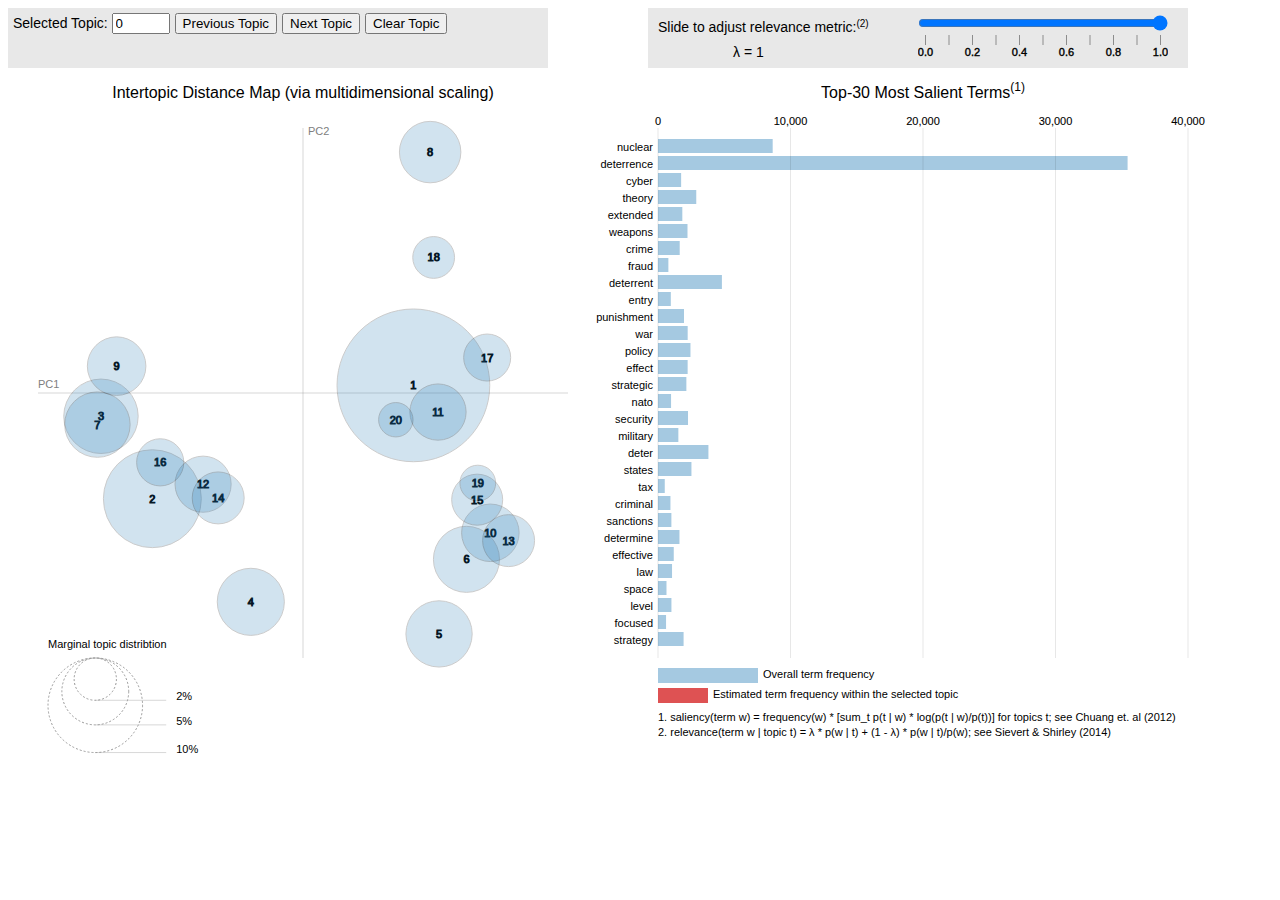
<file: vis.sh/index.html>
<!DOCTYPE html>
<html>
  <head>
    <meta http-equiv="Content-Type" content="text/html; charset=utf-8">
    <title>LDAvis</title>
    <script src="d3.v3.js"></script>
    <script src="ldavis.js"></script>
    <link rel="stylesheet" type="text/css" href="lda.css">
  </head>

  <body>
    <div id = "lda"></div>
    <script>
      var vis = new LDAvis("#lda", "lda.json");
    </script>
  </body>

</html>
</file>
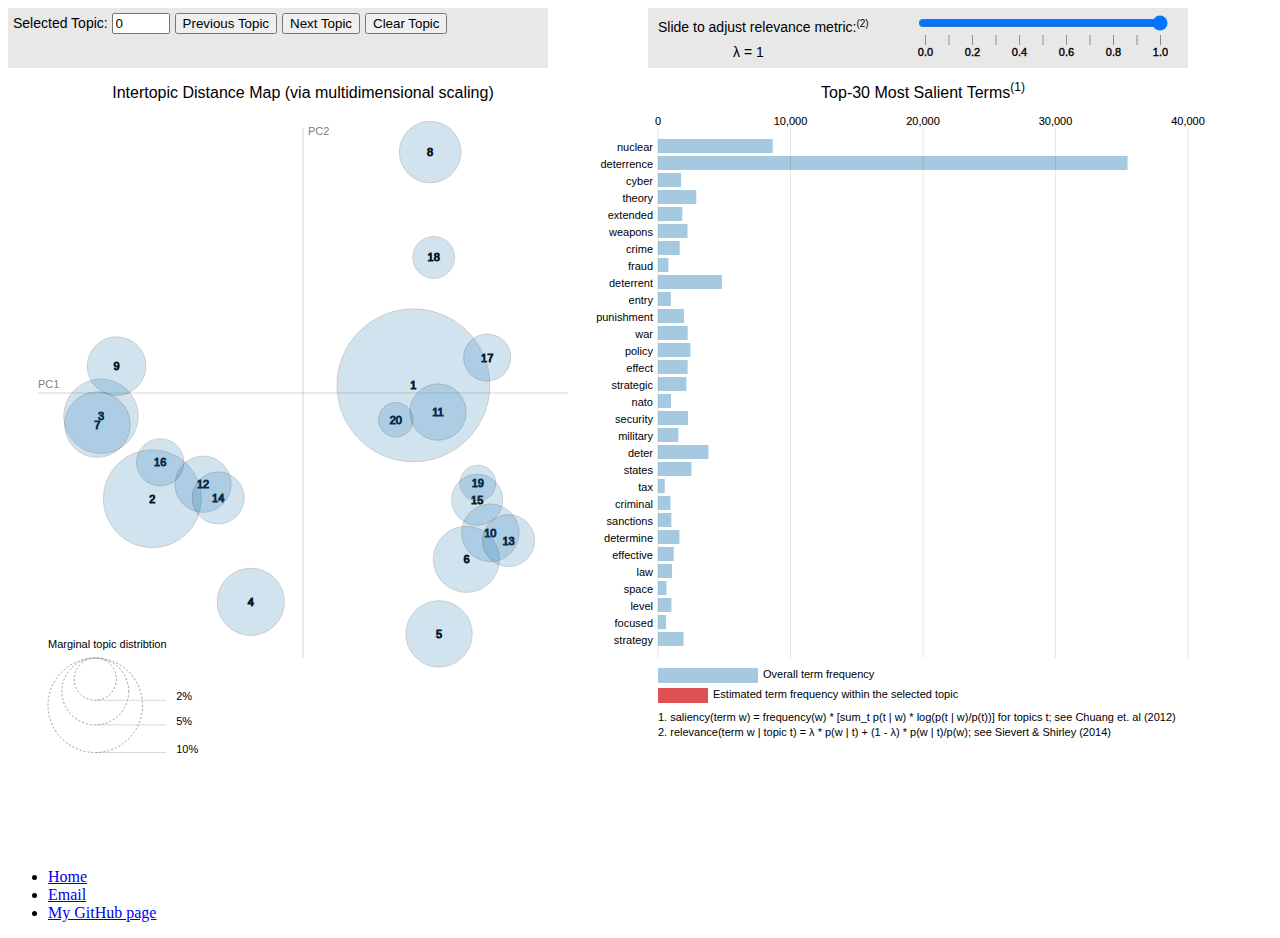
<file: vis.sh/LDA2.html>
<!DOCTYPE html>
<html>
  <head>
    <meta http-equiv="Content-Type" content="text/html; charset=utf-8">
    <title>LDAvis</title>
    <script src="d3.v3.js"></script>
    <script src="ldavis.js"></script>
    <link rel="stylesheet" type="text/css" href="lda.css">
  </head>

  <body>
    <div id = "lda"></div>
    <script>
      var vis = new LDAvis("#lda", "lda.json");
    </script>
    <footer>
        <ul>
      <li><a href="index.hmtl">Home</a></li>
      <li><a href="mailto:e.sapolovych@gmail.com">Email</a></li>
            <li><a href="https://github.com/ysapolovych">My GitHub page</a></li>
      </ul>
    </footer>
  </body>

</html>
</file>
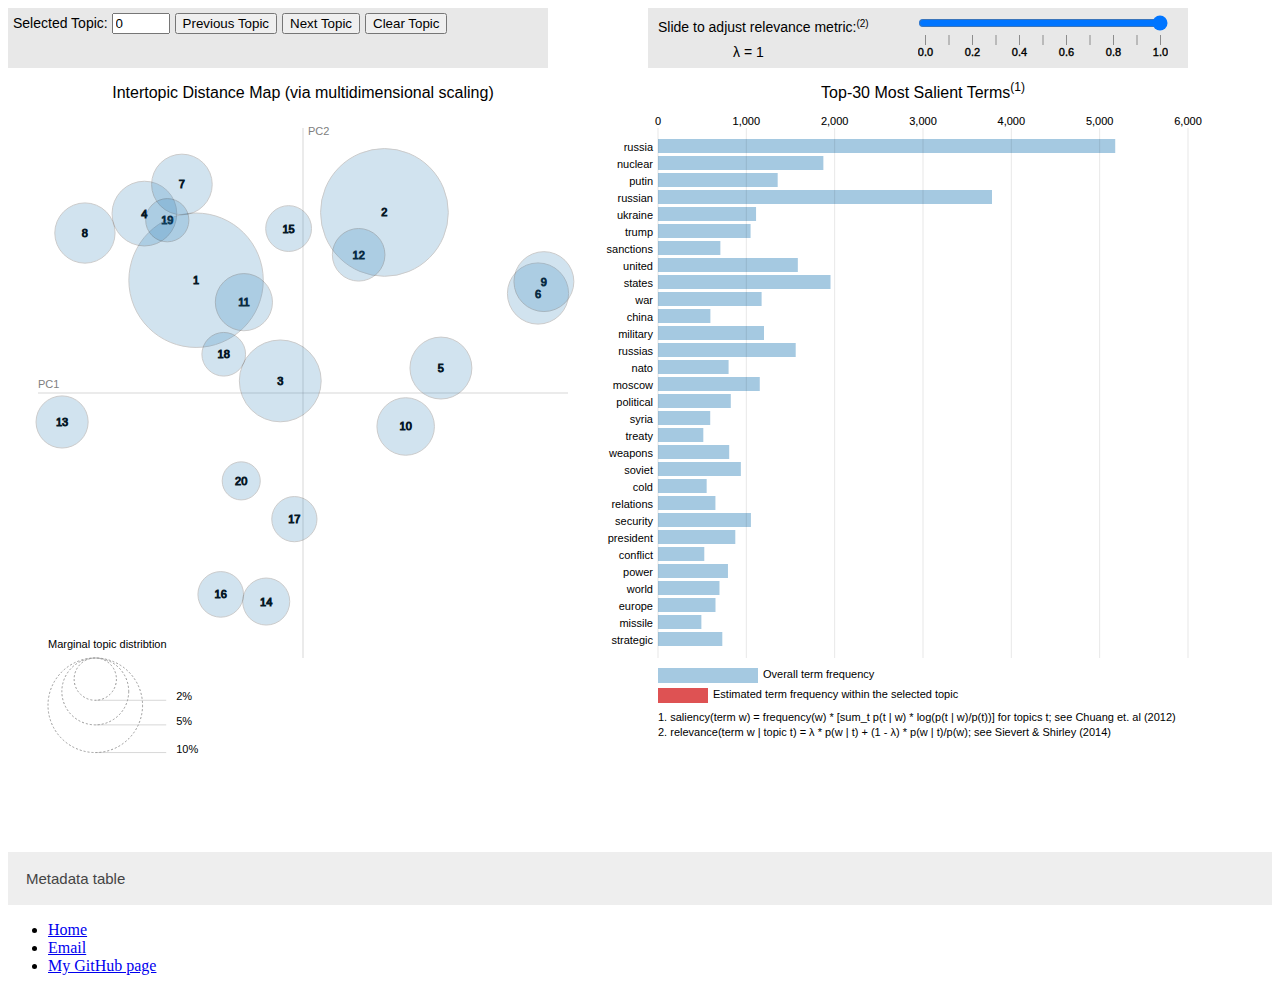
<file: visRM/RM.html>
<!DOCTYPE html>
<html>
  <head>
    <meta http-equiv="Content-Type" content="text/html; charset=utf-8">
    <title>LDAvis</title>
    <script src="d3.v3RM.js"></script>
    <script src="RM.js"></script>
    <link rel="stylesheet" type="text/css" href="RM.css">
    <style>
          .accordion {
            background-color: #eee;
            color: #444;
            cursor: pointer;
            padding: 18px;
            width: 100%;
            border: none;
            text-align: left;
            outline: none;
            font-size: 15px;
            transition: 0.4s;
          }

          .active, .accordion:hover {
            background-color: #ccc; 
          }

          .panel {
            padding: 0 18px;
            display: none;
            background-color: white;
            overflow: hidden;
          }
        </style>
        <style>

    table {
      border-collapse: collapse;
      width: 100%;
    }
    tr, td { 
     font-family: sans-serif;
     font-size: 13px; 
    }
    th, td {
      padding: 8px;
      text-align: left;
      border-bottom: 1px solid #ddd;
    }
    th {
      background-color: #ccdcff;
      color: white;
    }
    tr:hover {background-color: #f5f5f5;}
     </style>
  </head>

  <body>
    <div id = "lda"></div>
    <script>
      var vis = new LDAvis("#lda", "RM.json");
    </script>
    <button class="accordion">Metadata table</button>
<div class="panel">
  <table border=1>
<caption align="top"> Metadata </caption>
<tr> <th>  </th> <th> Article title </th> <th> Author </th> <th> Date of publication </th> <th> Summary </th> <th> Link </th>  </tr>
  <tr> <td> 1 </td> <td> Ukraine: Looking Forward, Five Years After the Maidan Revolution </td> <td> STEVEN PIFER </td> <td> FEBRUARY 22, 2019 </td> <td> Ukraine has made significant progress on domestic reform and agreed on the goal of becoming a normal European state. However, Ukraine has more to do, and it has to pursue further reforms while engaged in a low-intensity but nevertheless real war with Russia. </td> <td> <a href="https://www.russiamatters.org/analysis/ukraine-looking-forward-five-years-after-maidan-revolution ">Link</a></td> </tr>
  <tr> <td> 2 </td> <td> And Here the Twain Shall Meet: Eurasia’s Role in a Changing World Order </td> <td> DOMINIC ZIEGLER </td> <td> FEBRUARY 15, 2019 </td> <td> Russia and China are two key players in a new Eurasia. In the book reviewed here, Bruno Maçães argues that this supercontinent is the most salient feature of an emerging new world order. </td> <td> <a href="https://www.russiamatters.org/analysis/and-here-twain-shall-meet-eurasias-role-changing-world-order ">Link</a></td> </tr>
  <tr> <td> 3 </td> <td> Russia and China Beyond Realpolitik: The Bond of Respect and Values </td> <td> JEANNE L. WILSON </td> <td> FEBRUARY 04, 2019 </td> <td> Converging and diverging interests play a big role in shaping Chinese-Russian relations, but so do “status granting” and shared political values. </td> <td> <a href="https://www.russiamatters.org/analysis/russia-and-china-beyond-realpolitik-bond-respect-and-values ">Link</a></td> </tr>
  <tr> <td> 4 </td> <td> The INF Quandary: Preventing a Nuclear Arms Race in Europe. Perspectives from the US, Russia and Germany </td> <td> WILLIAM TOBEY, PAVEL ZOLOTAREV AND ULRICH KÜHN </td> <td> JANUARY 24, 2019 </td> <td> The 1987 INF Treaty now faces an existential threat that could lead to intermediate-range missiles targeting the entire European continent. Three experts weigh in on the consequences and prospects. </td> <td> <a href="https://www.russiamatters.org/analysis/inf-quandary-preventing-nuclear-arms-race-europe-perspectives-us-russia-and-germany ">Link</a></td> </tr>
  <tr> <td> 5 </td> <td> Mixed Messages on Trump’s Missile Defense Review </td> <td> MATT KORDA AND HANS M. KRISTENSEN </td> <td> JANUARY 17, 2019 </td> <td> Despite the document’s assertion that “Missile Defenses are Stabilizing,” the Missile Defense Review promotes a posture that is anything but. </td> <td> <a href="https://www.russiamatters.org/analysis/mixed-messages-trumps-missile-defense-review ">Link</a></td> </tr>
  <tr> <td> 6 </td> <td> Gangster Geopolitics: The Kremlin’s Use of Criminals as Assets Abroad </td> <td> MARK GALEOTTI </td> <td> JANUARY 17, 2019 </td> <td> Since the worsening of relations with the West in 2014, the Kremlin has increasingly adopted a “mobilization state” approach, turning to any available foreign-policy levers. Gangsters are no exception. </td> <td> <a href="https://www.russiamatters.org/analysis/gangster-geopolitics-kremlins-use-criminals-assets-abroad ">Link</a></td> </tr>
  <tr> <td> 7 </td> <td> Video: Trump’s Impact on the World—Timothy J. Colton on Russia </td> <td> WEATHERHEAD CENTER FOR INTERNATIONAL AFFAIRS </td> <td> JANUARY 15, 2019 </td> <td> Harvard professor of government and Russian studies Timothy Colton discusses the fraught relationship between the U.S. and Russia under the Trump administration. </td> <td> <a href="https://www.russiamatters.org/analysis/video-trumps-impact-world-timothy-j-colton-russia ">Link</a></td> </tr>
  <tr> <td> 8 </td> <td> Video: Experts Discuss the Politics of New START and Strategic Nuclear Modernization </td> <td> BROOKINGS INSTITUTION </td> <td> JANUARY 07, 2019 </td> <td> Panelists at a Brookings event discuss the 2010 New START negotiations, the current state of the debate and steps that could be taken to maintain a level of bipartisanship moving forward. </td> <td> <a href="https://www.russiamatters.org/analysis/video-experts-discuss-politics-new-start-and-strategic-nuclear-modernization ">Link</a></td> </tr>
  <tr> <td> 9 </td> <td> ‘No Place for Russia’: How Much Are Old US Ambitions in Europe to Blame for Russia-West Tensions Today? </td> <td> JOSHUA SHIFRINSON </td> <td> JANUARY 03, 2019 </td> <td> In the 1990s, preserving NATO and, with it, U.S. preeminence in Europe became the sine qua non of U.S. European policy. Is this why Russia was left out of Europe’s post-Cold War security structure? </td> <td> <a href="https://www.russiamatters.org/analysis/no-place-russia-how-much-are-old-us-ambitions-europe-blame-russia-west-tensions-today ">Link</a></td> </tr>
  <tr> <td> 10 </td> <td> How Well Are Russia Sanctions Working? </td> <td> NICK BUTLER </td> <td> DECEMBER 21, 2018 </td> <td> If applied successfully and long enough, sanctions will undoubtedly undermine the relative economic successes upon which President Vladimir Putin depends for his position in power. But that's a big “if.” </td> <td> <a href="https://www.russiamatters.org/analysis/how-well-are-russia-sanctions-working ">Link</a></td> </tr>
  <tr> <td> 11 </td> <td> John Mearsheimer on International Relations, Great Power Politics and the Age of Trump </td> <td> MICHAEL LIND </td> <td> DECEMBER 15, 2018 </td> <td> John J. Mearsheimer’s "The Great Delusion: Liberal Dreams and International Realities" argues that the United States’ pursuit of a “liberal hegemony” has been a failure with sizeable costs. </td> <td> <a href="https://www.russiamatters.org/analysis/john-mearsheimer-international-relations-great-power-politics-and-age-trump ">Link</a></td> </tr>
  <tr> <td> 12 </td> <td> China and Russia: A Strategic Alliance in the Making </td> <td> GRAHAM T. ALLISON </td> <td> DECEMBER 14, 2018 </td> <td> Defying the long-held convictions of Western analysts, and against huge structural differences, Beijing and Moscow are drawing closer together to meet what each sees as the "American threat." </td> <td> <a href="https://www.russiamatters.org/analysis/china-and-russia-strategic-alliance-making ">Link</a></td> </tr>
  <tr> <td> 13 </td> <td> Isolation and Reconquista: Russia’s Toolkit as a Constrained Great Power </td> <td> MARLENE LARUELLE </td> <td> DECEMBER 12, 2018 </td> <td> As relations with the West languish, Moscow has built a dual strategy, positioning itself at once as beleaguered and triumphant, an alternative to the U.S.-led world order. In the short term, this is probably its best bet. </td> <td> <a href="https://www.russiamatters.org/analysis/isolation-and-reconquista-russias-toolkit-constrained-great-power ">Link</a></td> </tr>
  <tr> <td> 14 </td> <td> Video: Russia Without Putin—Money, Power and the Myths of the New Cold War </td> <td> NYU JORDAN CENTER FOR THE ADVANCED STUDY OF RUSSIA </td> <td> DECEMBER 11, 2018 </td> <td> Tony Wood discusses his latest book on contemporary Russia and Putinism at NYU's Jordan Center. </td> <td> <a href="https://www.russiamatters.org/analysis/video-russia-without-putin-money-power-and-myths-new-cold-war ">Link</a></td> </tr>
  <tr> <td> 15 </td> <td> Jihadists from Ex-Soviet Central Asia: Where Are They? Why Did They Radicalize? What Next? </td> <td> EDWARD LEMON, VERA MIRONOVA AND WILLIAM TOBEY </td> <td> DECEMBER 07, 2018 </td> <td> Three authors draw on field work and other research to assess the motives, prospects and threats linked to Central Asian jihadists, including the thousands who joined Islamic State and other violent extremists in the Middle East. </td> <td> <a href="https://www.russiamatters.org/analysis/jihadists-ex-soviet-central-asia-where-are-they-why-did-they-radicalize-what-next ">Link</a></td> </tr>
  <tr> <td> 16 </td> <td> US Security and Russia: Choices and Consequences </td> <td> JILL DOUGHERTY AND THOMAS ZAMOSTNY </td> <td> DECEMBER 07, 2018 </td> <td> America’s current strategy toward Russia, simply put, is not working; instead, it’s tying our hands. It’s making Russia more aggressive externally and less democratic internally. The dangers are escalating. </td> <td> <a href="https://www.russiamatters.org/analysis/us-security-and-russia-choices-and-consequences ">Link</a></td> </tr>
  <tr> <td> 17 </td> <td> Trump-Putin G20 Summit: High Stakes and Strained Dialogue </td> <td> MATTHEW ROJANSKY </td> <td> NOVEMBER 28, 2018 </td> <td> As high-level U.S.-Russian contacts are again plagued by deep disagreement, both sides face a list of urgent global security challenges that can be managed only through dialogue. </td> <td> <a href="https://www.russiamatters.org/analysis/trump-putin-g20-summit-high-stakes-and-strained-dialogue ">Link</a></td> </tr>
  <tr> <td> 18 </td> <td> Putin Doesn’t Sweat His Unpopularity </td> <td> NATE REYNOLDS </td> <td> NOVEMBER 28, 2018 </td> <td> Russian President Vladimir Putin's dip in popularity will mostly prove that he is far more resilient than the West would like to think. </td> <td> <a href="https://www.russiamatters.org/analysis/putin-doesnt-sweat-his-unpopularity ">Link</a></td> </tr>
  <tr> <td> 19 </td> <td> Why Putin Is Pressuring Ukraine </td> <td> NIKOLAS K. GVOSDEV </td> <td> NOVEMBER 27, 2018 </td> <td> What Russia has been doing in the Sea of Azov over the past few months is to push for the creation of a new normal. </td> <td> <a href="https://www.russiamatters.org/analysis/why-putin-pressuring-ukraine ">Link</a></td> </tr>
  <tr> <td> 20 </td> <td> Robert Legvold on Russia: Insights and Recommendations </td> <td> RM STAFF </td> <td> NOVEMBER 20, 2018 </td> <td> “The chances in … the next 10-15 years of a nuclear weapon being fired in anger are far greater now than they ever were during the Cold War.” This and more from one of America’s top Russia scholars. </td> <td> <a href="https://www.russiamatters.org/analysis/robert-legvold-russia-insights-and-recommendations ">Link</a></td> </tr>
  <tr> <td> 21 </td> <td> Why Violence Is Becoming the Norm in Russia </td> <td> VLADIMIR RUVINSKY </td> <td> NOVEMBER 19, 2018 </td> <td> A recent survey shows that Russians are increasingly tolerant of violence and cruelty. </td> <td> <a href="https://www.russiamatters.org/analysis/why-violence-becoming-norm-russia ">Link</a></td> </tr>
  <tr> <td> 22 </td> <td> China and Russia's Awkward Romance </td> <td> JONATHAN HILLMAN </td> <td> NOVEMBER 15, 2018 </td> <td> The U.S. should work selectively with both China and Russia and reestablish itself as a natural wedge between them as opposed to becoming the bridge that unites them. </td> <td> <a href="https://www.russiamatters.org/analysis/china-and-russias-awkward-romance ">Link</a></td> </tr>
  <tr> <td> 23 </td> <td> After US Midterms, Dialogue With Russia May Become Easier, Not Harder </td> <td> PAUL J. SAUNDERS </td> <td> NOVEMBER 14, 2018 </td> <td> With a less-than-stellar showing by Democrats, a new high-level channel of communication and voters uninterested in Russia, the Trump administration may have a better chance of pursuing dialogue with Moscow than before. </td> <td> <a href="https://www.russiamatters.org/analysis/after-us-midterms-dialogue-russia-may-become-easier-not-harder ">Link</a></td> </tr>
  <tr> <td> 24 </td> <td> Why Putin Encouraged Sham Elections in Eastern Ukraine </td> <td> LEONID BERSHIDSKY </td> <td> NOVEMBER 13, 2018 </td> <td> The Russian leader must resign himself to institutionalizing the statelets and making sure people there can survive the long haul. </td> <td> <a href="https://www.russiamatters.org/analysis/why-putin-encouraged-sham-elections-eastern-ukraine ">Link</a></td> </tr>
  <tr> <td> 25 </td> <td> India and Russia: Ties That Bind </td> <td> AADITYA DAVE </td> <td> NOVEMBER 12, 2018 </td> <td> India and Russia both have various incentives to keep their bilateral relationship strong. </td> <td> <a href="https://www.russiamatters.org/analysis/india-and-russia-ties-bind ">Link</a></td> </tr>
  <tr> <td> 26 </td> <td> Russian Sanctions: Why ‘Isolation Is Impossible' </td> <td> HENRY FOY </td> <td> NOVEMBER 12, 2018 </td> <td> Countries throughout Asia, the Middle East and even Europe continue to do business with Russia despite U.S. efforts to isolate Moscow. </td> <td> <a href="https://www.russiamatters.org/analysis/russian-sanctions-why-isolation-impossible ">Link</a></td> </tr>
  <tr> <td> 27 </td> <td> India and Russia: Ties that Bind </td> <td> AADITYA DAVE </td> <td> NOVEMBER 12, 2018 </td> <td> There is a strategic imperative for both India and Russia to sustain a strong bilateral relationship </td> <td> <a href="https://www.russiamatters.org/analysis/india-and-russia-ties-bind-0 ">Link</a></td> </tr>
  <tr> <td> 28 </td> <td> Election Gambit: What’s Behind Russia’s Sanctions on Ukrainian Politicians and Businessmen? </td> <td> KONSTANTIN SKORKIN </td> <td> NOVEMBER 12, 2018 </td> <td> Moscow’s behavior is not about getting Ukrainian oligarchs to support a hypothetical Russian candidate in the upcoming Ukrainian elections. </td> <td> <a href="https://www.russiamatters.org/analysis/election-gambit-whats-behind-russias-sanctions-ukrainian-politicians-and-businessmen ">Link</a></td> </tr>
  <tr> <td> 29 </td> <td> The Lessons of World War I Still Haunt Russia Today </td> <td> NIKOLAS K. GVOSDEV </td> <td> NOVEMBER 10, 2018 </td> <td> The current Russian political and strategic establishment sees in World War I and the Revolution a cautionary tale of what the Russian leadership at the beginning of this century must do to avoid repeating those disasters. </td> <td> <a href="https://www.russiamatters.org/analysis/lessons-world-war-i-still-haunt-russia-today ">Link</a></td> </tr>
  <tr> <td> 30 </td> <td> With Russia and the US, Nuclear Risks Never Go Out of Vogue </td> <td> JON B. WOLFSTHAL </td> <td> NOVEMBER 08, 2018 </td> <td> Thirty-five years after Able Archer, the lack of sustained, high-level engagement with Russia risks once again putting America and its allies at unnecessary risk of a nuclear conflict no one wants or even expects. </td> <td> <a href="https://www.russiamatters.org/analysis/russia-and-us-nuclear-risks-never-go-out-vogue ">Link</a></td> </tr>
  <tr> <td> 31 </td> <td> Why the Arms Race Is Still White Hot Decades After the Cold War Ended—and How to Stop It </td> <td> JONATHAN HUNT </td> <td> NOVEMBER 02, 2018 </td> <td> Did the Cold War arms race actually end, or have we merely sat through a 30-year intermission? </td> <td> <a href="https://www.russiamatters.org/analysis/why-arms-race-still-white-hot-decades-after-cold-war-ended-and-how-stop-it ">Link</a></td> </tr>
  <tr> <td> 32 </td> <td> NATO’s Trident Juncture Exercise as a Deterrence Signal to Russia </td> <td> DMITRY GORENBURG </td> <td> NOVEMBER 01, 2018 </td> <td> The military lessons for the exercise’s participants promise to be significant, while the immediate political impact will be minor. Russia’s main worry? A permanent U.S. troop deployment in eastern Europe. </td> <td> <a href="https://www.russiamatters.org/analysis/natos-trident-juncture-exercise-deterrence-signal-russia ">Link</a></td> </tr>
  <tr> <td> 33 </td> <td> US Sanctions Against Russia: What You Need to Know </td> <td> CYRUS NEWLIN AND JEFFREY MANKOFF </td> <td> OCTOBER 31, 2018 </td> <td> While Washington clearly intends to continue using sanctions as a primary means of confronting Russia, it is less apparent what the various sanctions imposed since 2012 have done to change Russian behavior. </td> <td> <a href="https://www.russiamatters.org/analysis/us-sanctions-against-russia-what-you-need-know ">Link</a></td> </tr>
  <tr> <td> 34 </td> <td> Putin Deepens Confusion About Russian Nuclear Policy </td> <td> ABIGAIL STOWE-THURSTON, MATT KORDA AND HANS M. KRISTENSEN </td> <td> OCTOBER 25, 2018 </td> <td> Rather than strengthening deterrence, ambiguity surrounding U.S. and Russian nuclear thresholds is causing both sides to make dangerous assumptions about one another’s intentions. </td> <td> <a href="https://www.russiamatters.org/analysis/putin-deepens-confusion-about-russian-nuclear-policy ">Link</a></td> </tr>
  <tr> <td> 35 </td> <td> Withdrawing From the INF Treaty: Consequences and Costs </td> <td> RM STAFF </td> <td> OCTOBER 23, 2018 </td> <td> Experts weigh in on Donald Trump's decision to pull out from the landmark arms-control deal. </td> <td> <a href="https://www.russiamatters.org/analysis/withdrawing-inf-treaty-consequences-and-costs ">Link</a></td> </tr>
  <tr> <td> 36 </td> <td> Machiavellian Lessons From the Saudi and Russian Assassination Debacles </td> <td> GEORGE BEEBE </td> <td> OCTOBER 20, 2018 </td> <td> Gratuitous political killing is not just a crime—it is a mistake. </td> <td> <a href="https://www.russiamatters.org/analysis/machiavellian-lessons-saudi-and-russian-assassination-debacles ">Link</a></td> </tr>
  <tr> <td> 37 </td> <td> Russian-Ukrainian Church Turmoil Driven by Political Ambitions </td> <td> NICOLAI N. PETRO </td> <td> OCTOBER 19, 2018 </td> <td> With a presidential election looming, Ukraine’s unpopular leader has teamed up with Orthodox Christianity’s top cleric to create a new church and boost their political clout at Moscow’s expense. </td> <td> <a href="https://www.russiamatters.org/analysis/russian-ukrainian-church-turmoil-driven-political-ambitions ">Link</a></td> </tr>
  <tr> <td> 38 </td> <td> Timothy Colton on Russia: Insights and Recommendations </td> <td> RM STAFF </td> <td> OCTOBER 11, 2018 </td> <td> An eminent Harvard professor and author weighs in on Russia’s past, present and future and what they mean for the U.S.-Russian relationship. </td> <td> <a href="https://www.russiamatters.org/analysis/timothy-colton-russia-insights-and-recommendations ">Link</a></td> </tr>
  <tr> <td> 39 </td> <td> Stumbling Toward Armageddon </td> <td> SERGEI RADCHENKO </td> <td> OCTOBER 09, 2018 </td> <td> What the U.S. had thought was a Soviet attempt to subvert American influence during the Yom Kippur War in 1973 was actually a case of bad crisis management, newly declassified documents suggest. </td> <td> <a href="https://www.russiamatters.org/analysis/stumbling-toward-armageddon ">Link</a></td> </tr>
  <tr> <td> 40 </td> <td> Putin’s Botched Pension Reform </td> <td> ANDREY MOVCHAN </td> <td> OCTOBER 09, 2018 </td> <td> The unpopular decision to raise the retirement age may create more serious problems than it solves. </td> <td> <a href="https://www.russiamatters.org/analysis/putins-botched-pension-reform ">Link</a></td> </tr>
  <tr> <td> 41 </td> <td> Skepticism About US Intentions and Other Enduring Consequences of Russia’s 1993 Crisis </td> <td> PAUL SAUNDERS </td> <td> OCTOBER 04, 2018 </td> <td> Twenty-five years ago this week, a confrontation between President Boris Yeltsin and Russia’s parliament became one of the most consequential events in Russia’s post-Soviet history. </td> <td> <a href="https://www.russiamatters.org/analysis/skepticism-about-us-intentions-and-other-enduring-consequences-russias-1993-crisis ">Link</a></td> </tr>
  <tr> <td> 42 </td> <td> The Clinton-Yeltsin Relationship in Their Own Words </td> <td> SVETLANA SAVRANSKAYA AND MARY SAROTTE </td> <td> OCTOBER 02, 2018 </td> <td> The Clinton Library in 2018 declassified a large set of memcons and telcons, making it possible to read almost the entire history of top-level U.S.-Russian interactions in the contemporaneous words of Clinton and Yeltsin. </td> <td> <a href="https://www.russiamatters.org/analysis/clinton-yeltsin-relationship-their-own-words ">Link</a></td> </tr>
  <tr> <td> 43 </td> <td> The ‘Who, What, When’ of Russia Sanctions: A Cheat Sheet for Laymen </td> <td> ALEXEY EREMENKO  </td> <td> SEPTEMBER 26, 2018 </td> <td> This explainer spells out the major sanctions imposed on Russia by the U.S. and EU since 2014: who has been targeted; what behaviors are to be punished or deterred; what activities have been restricted; and for how long. </td> <td> <a href="https://www.russiamatters.org/analysis/who-what-when-russia-sanctions-cheat-sheet-laymen ">Link</a></td> </tr>
  <tr> <td> 44 </td> <td> New Sanctions Won’t Hurt Russia </td> <td> ANDREY MOVCHAN </td> <td> SEPTEMBER 26, 2018 </td> <td> Moscow's foreign currency reserves are at an all-time high, and the falling value of the ruble has actually been a boon for Russia's state budget. </td> <td> <a href="https://www.russiamatters.org/analysis/new-sanctions-wont-hurt-russia ">Link</a></td> </tr>
  <tr> <td> 45 </td> <td> The Rise of Authoritarian Capitalism </td> <td> KEVIN RUDD </td> <td> SEPTEMBER 16, 2018 </td> <td> As democratic capitalism begins to show signs of sickness, on offer are other modes of governance, including Russian nationalism and China's model of authoritarian capitalism. </td> <td> <a href="https://www.russiamatters.org/analysis/rise-authoritarian-capitalism ">Link</a></td> </tr>
  <tr> <td> 46 </td> <td> Entente Is What Drives Sino-Russian Ties </td> <td> DMITRI TRENIN </td> <td> SEPTEMBER 12, 2018 </td> <td> A defense alliance between Russia and China may still be far-fetched, but their relationship is more than just a strategic partnership. </td> <td> <a href="https://www.russiamatters.org/analysis/entente-what-drives-sino-russian-ties ">Link</a></td> </tr>
  <tr> <td> 47 </td> <td> Why Putin Is Losing Popular Support </td> <td> DENIS VOLKOV </td> <td> SEPTEMBER 11, 2018 </td> <td> Recent plans to increase the retirement age have only intensified the downward trend in approval for Putin and Russia's institutions. </td> <td> <a href="https://www.russiamatters.org/analysis/why-putin-losing-popular-support ">Link</a></td> </tr>
  <tr> <td> 48 </td> <td> Is the US Using Sanctions Too Aggressively? </td> <td> PETER HARRELL </td> <td> SEPTEMBER 11, 2018 </td> <td> As the scope and complexity of sanctions grow, their costs and unintended impacts do, too. </td> <td> <a href="https://www.russiamatters.org/analysis/us-using-sanctions-too-aggressively ">Link</a></td> </tr>
  <tr> <td> 49 </td> <td> Vostok-2018: Russia and China Signal Growing Military Cooperation </td> <td> MICHAEL KOFMAN </td> <td> SEPTEMBER 10, 2018 </td> <td> This year’s strategic military exercise demonstrates both that Russia is still a power in Asia and that it will work with China to offset threats from Washington. </td> <td> <a href="https://www.russiamatters.org/analysis/vostok-2018-russia-and-china-signal-growing-military-cooperation ">Link</a></td> </tr>
  <tr> <td> 50 </td> <td> ‘Above All, Avoid Zeal’: EastWest’s Cameron Munter on Russia’s Relations With the West </td> <td> RM STAFF </td> <td> SEPTEMBER 07, 2018 </td> <td> A veteran U.S. diplomat specializing in conflict resolution weighs in on the potential for U.S.-Russian cooperation, as well as the threats, obstacles and prospects facing both countries. </td> <td> <a href="https://www.russiamatters.org/analysis/above-all-avoid-zeal-eastwests-cameron-munter-russias-relations-west ">Link</a></td> </tr>
  <tr> <td> 51 </td> <td> Is Russia Really 'Fascist'? </td> <td> MARLENE LARUELLE </td> <td> SEPTEMBER 05, 2018 </td> <td> Scholar Timothy Snyder, among many others, has described Russia—or at least the Putin regime—as “fascist.” Laruelle takes a look at, and debunks, Snyder's four main claims for justifying the label. </td> <td> <a href="https://www.russiamatters.org/analysis/russia-really-fascist ">Link</a></td> </tr>
  <tr> <td> 52 </td> <td> Five Nations Bicker Over Whether the Caspian Is Lake or Sea </td> <td> RAHIM RAHIMOV </td> <td> SEPTEMBER 05, 2018 </td> <td> While the countries' leaders hailed the summit as a historic success, experts noted that the convention failed to resolve any disputes and instead merely formalized the existing status quo. </td> <td> <a href="https://www.russiamatters.org/analysis/five-nations-bicker-over-whether-caspian-lake-or-sea ">Link</a></td> </tr>
  <tr> <td> 53 </td> <td> Kissinger on Russia: Insights and Recommendations </td> <td> RM STAFF </td> <td> AUGUST 31, 2018 </td> <td> In a newly updated compilation of remarks, the eminent U.S. statesman offers ways to reconcile America’s necessities with Russia’s concerns. </td> <td> <a href="https://www.russiamatters.org/analysis/kissinger-russia-insights-and-recommendations ">Link</a></td> </tr>
  <tr> <td> 54 </td> <td> Russian Power Under Putin: Up and Down and Flatline </td> <td> ANDREW KUCHINS </td> <td> AUGUST 22, 2018 </td> <td> While Moscow’s military power has grown considerably, Putin has not created the conditions crucial for sustained economic growth and the development of new commercial technologies. </td> <td> <a href="https://www.russiamatters.org/analysis/russian-power-under-putin-and-down-and-flatline ">Link</a></td> </tr>
  <tr> <td> 55 </td> <td> How to Interfere in a Foreign Election </td> <td> STEPHEN KINZER </td> <td> AUGUST 19, 2018 </td> <td> Despite Yeltsin's unpopularity, Washington saw him as easy to control, and so, U.S. resources were thrown behind a Russian presidential candidate. </td> <td> <a href="https://www.russiamatters.org/analysis/how-interfere-foreign-election ">Link</a></td> </tr>
  <tr> <td> 56 </td> <td> The August War, Ten Years On: A Retrospective on the Russo-Georgian War </td> <td> MICHAEL KOFMAN </td> <td> AUGUST 17, 2018 </td> <td> In 2008, Moscow demonstrated the will and ability to actively contest the U.S. vision for European security, veto NATO expansion in its neighborhood and challenge Washington’s design for a normative international order where small states can determine their own affairs independent of the interests of great powers. </td> <td> <a href="https://www.russiamatters.org/analysis/august-war-ten-years-retrospective-russo-georgian-war ">Link</a></td> </tr>
  <tr> <td> 57 </td> <td> Opposition to Nord Stream 2 Makes No Sense for America or Europe </td> <td> EUGENE RUMER </td> <td> AUGUST 12, 2018 </td> <td> U.S. President Donald Trump and his critics at home and in Europe have found common ground in opposing the Nord Stream 2 pipeline. </td> <td> <a href="https://www.russiamatters.org/analysis/opposition-nord-stream-2-makes-no-sense-america-or-europe ">Link</a></td> </tr>
  <tr> <td> 58 </td> <td> When Does Vladimir Putin’s Russia Send In Troops? </td> <td> SIMON SARADZHYAN </td> <td> AUGUST 07, 2018 </td> <td> Examining Putin’s three military interventions abroad, the author sees a pattern in which two conditions must be present for Russia to intervene with force: a threat to its vital interests and a reasonable chance of success. </td> <td> <a href="https://www.russiamatters.org/analysis/when-does-vladimir-putins-russia-send-troops ">Link</a></td> </tr>
  <tr> <td> 59 </td> <td> Dawn of a New Armageddon </td> <td> CYNTHIA LAZAROFF </td> <td> AUGUST 06, 2018 </td> <td> Perhaps the world was safer during the Cold War. Today’s world has entered a new, unchecked and deadly arms race, and arms control has become hostage to political hostilities between the United States and Russia. </td> <td> <a href="https://www.russiamatters.org/analysis/dawn-new-armageddon ">Link</a></td> </tr>
  <tr> <td> 60 </td> <td> Politics Surpasses Satire in Ukraine </td> <td> THE ECONOMIST </td> <td> AUGUST 04, 2018 </td> <td> Vladimir Zelensky, a comedian who plays a teacher unwittingly elected president of Ukraine in a popular television show, is in some polls Ukraine’s second most popular presidential candidate, beaten only by veteran populist Yulia Tymoshenko. Petro Poroshenko, the incumbent, scores just 5 percent. </td> <td> <a href="https://www.russiamatters.org/analysis/politics-surpasses-satire-ukraine ">Link</a></td> </tr>
  <tr> <td> 61 </td> <td> Living in (Digital) Denial: Russia’s Approach to Cyber Deterrence </td> <td> JOSS MEAKINS </td> <td> JULY 23, 2018 </td> <td> For cyber deterrence to be effective, Western countries must do more to convince Russia that deterrence in cyberspace works for both sides and can be a force for stability. </td> <td> <a href="https://www.russiamatters.org/analysis/living-digital-denial-russias-approach-cyber-deterrence ">Link</a></td> </tr>
  <tr> <td> 62 </td> <td> The Helsinki Summit: A Good Idea Turns Bad </td> <td> GEORGE BEEBE </td> <td> JULY 19, 2018 </td> <td> Expectations for the Helsinki summit were low, but the U.S. and Russia still managed to sail their listing bilateral ship directly into the rocks of the Russian cyber-meddling controversy. </td> <td> <a href="https://www.russiamatters.org/analysis/helsinki-summit-good-idea-turns-bad ">Link</a></td> </tr>
  <tr> <td> 63 </td> <td> In Helsinki, Trump Takes ‘Do No Harm’ Approach to Russia on 2 Issues: Syria and Energy </td> <td> NIKOLAS K. GVOSDEV </td> <td> JULY 17, 2018 </td> <td> For now, at least, the U.S. will not help its Middle Eastern and European allies pursue their own engagement with Moscow, but will not interfere with it a great deal either. </td> <td> <a href="https://www.russiamatters.org/analysis/helsinki-trump-takes-do-no-harm-approach-russia-2-issues-syria-and-energy ">Link</a></td> </tr>
  <tr> <td> 64 </td> <td> Putin's Spies Can't Even Get Along With Each Other </td> <td> LEONID BERSHIDSKY </td> <td> JULY 17, 2018 </td> <td> The three agencies all have their distinct operational cultures and styles that make for heated competition. The ultimate objective is to please Putin, who likes variety in his toolbox. </td> <td> <a href="https://www.russiamatters.org/analysis/putins-spies-cant-even-get-along-each-other ">Link</a></td> </tr>
  <tr> <td> 65 </td> <td> Trump on Russia: In His Own Words </td> <td> RM STAFF </td> <td> JULY 13, 2018 </td> <td> From election interference and the war in Syria to praise for Putin and weaponized cold snaps—read over two years' worth of the president’s comments on Russia. </td> <td> <a href="https://www.russiamatters.org/analysis/trump-russia-his-own-words ">Link</a></td> </tr>
  <tr> <td> 66 </td> <td> Survey: What Can We Expect From the Trump-Putin Summit? </td> <td> RM EXPERTS </td> <td> JULY 12, 2018 </td> <td> Eight experts weigh in on prospects for the two presidents’ first official bilateral summit. All agree that improving U.S.-Russian relations will be a slow process requiring patient work. </td> <td> <a href="https://www.russiamatters.org/analysis/survey-what-can-we-expect-trump-putin-summit ">Link</a></td> </tr>
  <tr> <td> 67 </td> <td> Time for a Helsinki Communique </td> <td> THOMAS GRAHAM </td> <td> JULY 07, 2018 </td> <td> The Shanghai Communique of 1972 dispensed with worn-out platitudes about cooperation and laid out the disputes between the U.S. and China. Doing so gave it an air of credibility. So what would a U.S.-Russian Helsinki Communique look like? </td> <td> <a href="https://www.russiamatters.org/analysis/time-helsinki-communique ">Link</a></td> </tr>
  <tr> <td> 68 </td> <td> In Search of Light at the End of the Tunnel for US-Russian Relations </td> <td> ALEXEY ARBATOV </td> <td> JUNE 26, 2018 </td> <td> Even if the situation in Ukraine is resolved peacefully, and if an armed clash between Russia and the United States is avoided in Syria, it will not be possible to overcome this wide-reaching crisis with a single package of agreements. </td> <td> <a href="https://www.russiamatters.org/analysis/search-light-end-tunnel-us-russian-relations ">Link</a></td> </tr>
  <tr> <td> 69 </td> <td> Divide and Invest: Why the Marshall Plan Worked </td> <td> MELVYN LEFFLER </td> <td> JUNE 14, 2018 </td> <td> While the Marshall Plan was arguably the most successful U.S. foreign policy program during the Cold War, it also exacerbated Cold War tensions. </td> <td> <a href="https://www.russiamatters.org/analysis/divide-and-invest-why-marshall-plan-worked ">Link</a></td> </tr>
  <tr> <td> 70 </td> <td> The Myth of the Liberal Order. From Historical Accident to Conventional Wisdom </td> <td> GRAHAM ALLISON </td> <td> JUNE 14, 2018 </td> <td> The "long peace" was a product not of a liberal world order, but rather of the precarious balance of power between the U.S. and the Soviet Union during the Cold War </td> <td> <a href="https://www.russiamatters.org/analysis/myth-liberal-order-historical-accident-conventional-wisdom ">Link</a></td> </tr>
  <tr> <td> 71 </td> <td> Terror Threat from Russian-Speaking Jihadists Won’t End with World Cup, and the West Should Care </td> <td> JEAN-FRANÇOIS RATELLE </td> <td> JUNE 13, 2018 </td> <td> The war in Syria has greatly expanded Russian-speaking extremist groups’ transnational networks in Europe and beyond, posing an international counterterrorism challenge for years to come. </td> <td> <a href="https://www.russiamatters.org/analysis/terror-threat-russian-speaking-jihadists-wont-end-world-cup-and-west-should-care ">Link</a></td> </tr>
  <tr> <td> 72 </td> <td> China-Russia Relations: Same Bed, Different Dreams? Why Converging Interests Are Unlikely to Lead to a Full-Fledged Alliance </td> <td> SIMON SARADZHYAN AND ALI WYNE </td> <td> JUNE 07, 2018 </td> <td> China and Russia’s shared interests have brought them closer together, but growing disparities between the two make a formal alliance unlikely, unless two conditions emerge—including a weakened, isolated Russia. </td> <td> <a href="https://www.russiamatters.org/analysis/china-russia-relations-same-bed-different-dreams-why-converging-interests-are-unlikely ">Link</a></td> </tr>
  <tr> <td> 73 </td> <td> Musings … ‘Russiagate’ Hysteria </td> <td>  JACK MATLOCK </td> <td> JUNE 02, 2018 </td> <td> Russian interference in the 2016 U.S. presidential election has become increasingly accepted as "fact" by both the media and Congress. This is not the most important aspect of that election. </td> <td> <a href="https://www.russiamatters.org/analysis/musings-russiagate-hysteria ">Link</a></td> </tr>
  <tr> <td> 74 </td> <td> How the Kremlin Corralled the FSB </td> <td> ANDREI SOLDATOV </td> <td> MAY 31, 2018 </td> <td> When the FSB failed to predict the mass protests of 2011 and proved unable to respond to them, Putin's trust in the agency began to wane. </td> <td> <a href="https://www.russiamatters.org/analysis/how-kremlin-corralled-fsb ">Link</a></td> </tr>
  <tr> <td> 75 </td> <td> Transformed Gas Markets Fuel US-Russian Rivalry, But Europe Plays Key Role Too </td> <td> MORENA SKALAMERA </td> <td> MAY 30, 2018 </td> <td> The new U.S. role as a gas exporter is not a magic antidote to Russia’s “gas dominance” in Europe. But Moscow has largely been forced to play by market rules thanks to a huge, underappreciated effort by Brussels. </td> <td> <a href="https://www.russiamatters.org/analysis/transformed-gas-markets-fuel-us-russian-rivalry-europe-plays-key-role-too ">Link</a></td> </tr>
  <tr> <td> 76 </td> <td> The Durability of Russian Military Power: Moscow’s Prospects for Sustaining Direct Competition </td> <td> MICHAEL KOFMAN </td> <td> MAY 25, 2018 </td> <td> Russia's success in restoring its military power gives it greater leverage on the international stage, and Moscow is increasingly using this threat of force to underwrite its foreign policy. </td> <td> <a href="https://www.russiamatters.org/analysis/durability-russian-military-power-moscows-prospects-sustaining-direct-competition ">Link</a></td> </tr>
  <tr> <td> 77 </td> <td> The Collapsing Russian Defense Budget and Other Fairy Tales </td> <td> MICHAEL KOFMAN </td> <td> MAY 22, 2018 </td> <td> Recent reports claiming Russia slashed defense spending by 20 percent from 2016 to 2017 are wrong, the author argues. They stem from a government decision to pay down old debt, not actual cuts to spending. </td> <td> <a href="https://www.russiamatters.org/analysis/collapsing-russian-defense-budget-and-other-fairy-tales ">Link</a></td> </tr>
  <tr> <td> 78 </td> <td> Of Russian Military Reforms From Georgia to Syria </td> <td> CENTER FOR STRATEGIC AND INTERNATIONAL STUDIES </td> <td> MAY 22, 2018 </td> <td> In this episode of Russian Roulette, CSIS Russia and Eurasia Program expert Olga Oliker sits down with defense analyst Anton Lavrov to discuss Russian military reforms, what new capabilities Russia demonstrated in Syria and where the Russian military may (or may not) be heading. </td> <td> <a href="https://www.russiamatters.org/analysis/russian-military-reforms-georgia-syria ">Link</a></td> </tr>
  <tr> <td> 79 </td> <td> Can Moscow Mediate Between Israel and Iran in Syria? </td> <td> MARK N. KATZ </td> <td> MAY 18, 2018 </td> <td> As tensions between Iran and Israel rise to new heights, Russia finds itself in a tricky position—trying to balance between two states that are friendly with Moscow but mortal enemies to each other. </td> <td> <a href="https://www.russiamatters.org/analysis/can-moscow-mediate-between-israel-and-iran-syria ">Link</a></td> </tr>
  <tr> <td> 80 </td> <td> Kennan Cable No. 33: A Russian Pivot to Asia? Russian Trade With Asia From 2006 to 2016 </td> <td> MICHAEL CORBIN </td> <td> MAY 18, 2018 </td> <td> For over a decade, in a pivot that began before the economic crisis, rising tensions with the West and Russia's entry into the World Trade Organization, Russian trade has been turning to the east—and Asian countries are turning to Russia, too. </td> <td> <a href="https://www.russiamatters.org/analysis/kennan-cable-no-33-russian-pivot-asia-russian-trade-asia-2006-2016 ">Link</a></td> </tr>
  <tr> <td> 81 </td> <td> Creative Reporting: What to Expect From the Russian Government in Putin’s Fourth Term </td> <td> ANDREY MOVCHAN </td> <td> MAY 15, 2018 </td> <td> The latest crop of appointed Russian government officials makes the domestic policies of Putin's fourth term clear: reject change and development in favor of "creative accounting" and propaganda. </td> <td> <a href="https://www.russiamatters.org/analysis/creative-reporting-what-expect-russian-government-putins-fourth-term ">Link</a></td> </tr>
  <tr> <td> 82 </td> <td> Survey: What Next for the Iran Deal and What Will It Mean for US-Russian Relations? </td> <td> RM EXPERTS </td> <td> MAY 10, 2018 </td> <td> Eight experts on nuclear nonproliferation, security and the Middle East weigh in on the implications of President Trump’s decision to withdraw from the JCPOA. </td> <td> <a href="https://www.russiamatters.org/analysis/survey-what-next-iran-deal-and-what-will-it-mean-us-russian-relations ">Link</a></td> </tr>
  <tr> <td> 83 </td> <td> Of Armaments and Armenia </td> <td> CENTER FOR STRATEGIC AND INTERNATIONAL STUDIES </td> <td> MAY 08, 2018 </td> <td> In this episode of Russian Roulette, CSIS Russia and Eurasia Program expert Olga Oliker sits down with military analyst Leonid Nersisyan to discuss a wide range of subjects from the state of military analysis in Russia to the future of U.S.-Russia arms control, plus a current affairs segment on the latest political developments in Armenia. </td> <td> <a href="https://www.russiamatters.org/analysis/armaments-and-armenia ">Link</a></td> </tr>
  <tr> <td> 84 </td> <td> Measuring National Power: Is Vladimir Putin’s Russia in Decline? </td> <td> SIMON SARADZHYAN AND NABI ABDULLAEV </td> <td> MAY 04, 2018 </td> <td> Russia’s standing in the world—both real and perceived—has a profound impact on U.S. security and policies, as well as on Moscow's actions. This report offers a unique quantitative stocktaking of Russia’s national power. </td> <td> <a href="https://www.russiamatters.org/analysis/measuring-national-power-vladimir-putins-russia-decline ">Link</a></td> </tr>
  <tr> <td> 85 </td> <td> Who Can Prevent a War Between Israel and Iran? Russia </td> <td> JOOST HILTERMANN </td> <td> MAY 03, 2018 </td> <td> Russia is uniquely suited to mediating between Israel and Iran, but the West may not support its efforts.   </td> <td> <a href="https://www.russiamatters.org/analysis/who-can-prevent-war-between-israel-and-iran-russia ">Link</a></td> </tr>
  <tr> <td> 86 </td> <td> Nuclear Arms Control and US-Russia Relations </td> <td> SARAH HUMMEL AND ANDREY BAKLITSKIY </td> <td> MAY 01, 2018 </td> <td> Looking at U.S. and Russian perspectives on five key challenges to cooperation on nuclear arms control, the authors offer policy recommendations for improving the increasingly strained relationship. </td> <td> <a href="https://www.russiamatters.org/analysis/nuclear-arms-control-and-us-russia-relations ">Link</a></td> </tr>
  <tr> <td> 87 </td> <td> A Nobel Prize for Trump and Kim Is No Joke </td> <td> LEONID BERSHIDSKY </td> <td> APRIL 27, 2018 </td> <td> Making the world a safer place through a Korean peace deal may be enough to redeem the words and deeds of both leaders. </td> <td> <a href="https://www.russiamatters.org/analysis/nobel-prize-trump-and-kim-no-joke ">Link</a></td> </tr>
  <tr> <td> 88 </td> <td> Yes, It Is a New Cold War. What Is To Be Done? </td> <td> RAYMOND SMITH </td> <td> APRIL 25, 2018 </td> <td> Isolating Russia isn't the answer to avoiding the destabilizing effects of Russia turning to alternative alliances with countries like Syria and Iran. </td> <td> <a href="https://www.russiamatters.org/analysis/yes-it-new-cold-war-what-be-done ">Link</a></td> </tr>
  <tr> <td> 89 </td> <td> Putinomics </td> <td> SEAN'S RUSSIA BLOG </td> <td> APRIL 24, 2018 </td> <td> In this Sean's Russia Blog interview, host and Eurasia expert Sean Guillory speaks with international history professor Chris Miller about his new book, Putinomics: Power and Money in Resurgent Russia. </td> <td> <a href="https://www.russiamatters.org/analysis/putinomics ">Link</a></td> </tr>
  <tr> <td> 90 </td> <td> Graham Allison on Russia: Insights and Recommendations </td> <td> RM STAFF </td> <td> APRIL 19, 2018 </td> <td> A leading analyst of U.S. national security and defense policy who served with distinction in both the Reagan and Clinton administrations weighs in on issues crucial to the U.S.-Russia relationship. </td> <td> <a href="https://www.russiamatters.org/analysis/graham-allison-russia-insights-and-recommendations ">Link</a></td> </tr>
  <tr> <td> 91 </td> <td> Sanctions and Retaliation: Where Russia-US Relations Are Headed </td> <td> ANDREY MOVCHAN </td> <td> APRIL 19, 2018 </td> <td> The Kremlin, which has never particularly understood what shareholder value means, isn't terribly worried about the effects of sanctions, including Rusal's market fall. </td> <td> <a href="https://www.russiamatters.org/analysis/sanctions-and-retaliation-where-russia-us-relations-are-headed ">Link</a></td> </tr>
  <tr> <td> 92 </td> <td> Competitive Strategies Against Russia Are Seductive, Dangerous and Unnecessary </td> <td> JOSHUA ROVNER </td> <td> APRIL 16, 2018 </td> <td> The U.S. should resist the temptation to spook Russia into self-defeating policies that could just as easily result in unintended confrontation. </td> <td> <a href="https://www.russiamatters.org/analysis/competitive-strategies-against-russia-are-seductive-dangerous-and-unnecessary ">Link</a></td> </tr>
  <tr> <td> 93 </td> <td> Of US-Russia Relations and What Is to Be Done </td> <td> CENTER FOR STRATEGIC AND INTERNATIONAL STUDIES </td> <td> APRIL 10, 2018 </td> <td> In this episode of the Russian Roulette podcast, hosts and CSIS Russia and Eurasia Program experts Olga Oliker and Jeffrey Mankoff sit down with Matthew Rojansky, director of the Kennan Institute, to discuss the state of U.S.-Russia relations, historical cycles in the relationship, signaling and ways out of the current downward spiral. </td> <td> <a href="https://www.russiamatters.org/analysis/us-russia-relations-and-what-be-done ">Link</a></td> </tr>
  <tr> <td> 94 </td> <td> Team Trump on Russia: John Bolton’s Views </td> <td> KEVIN DOYLE </td> <td> APRIL 09, 2018 </td> <td> As the new national security adviser steps into his role, his bellicose, America-first approach to foreign policy has been cause for comment and consternation. In this evolving guide, we track Bolton's views on Russia and the issues central to U.S.-Russian relations. </td> <td> <a href="https://www.russiamatters.org/analysis/team-trump-russia-john-boltons-views ">Link</a></td> </tr>
  <tr> <td> 95 </td> <td> Russia and the 2016 U.S. Presidential Election: Laying Out the Publicly Available Evidence </td> <td> DAVID FILIPOV, KEVIN DOYLE AND NATASHA YEFIMOVA-TRILLING </td> <td> APRIL 06, 2018 </td> <td> Americans’ opinions about allegations of “Russiagate” are often split along party lines—in part because the publicly available evidence has come in forms that leave room for doubt. Here we try to present it as systematically as possible. Newly updated! </td> <td> <a href="https://www.russiamatters.org/analysis/russia-and-2016-us-presidential-election-laying-out-publicly-available-evidence ">Link</a></td> </tr>
  <tr> <td> 96 </td> <td> Video: What's Next for US-Russia Relations? </td> <td> KENNAN INSTITUTE </td> <td> APRIL 05, 2018 </td> <td> With the recent expulsion of U.S., European and Russia diplomats, the crisis in U.S.-Russian relations continues to escalate. Is there any sign of a thaw in the relationship in the near future? </td> <td> <a href="https://www.russiamatters.org/analysis/video-whats-next-us-russia-relations ">Link</a></td> </tr>
  <tr> <td> 97 </td> <td> In Dealing With Russia Washington Should Embrace Reason, Not Passion </td> <td> PAUL SAUNDERS </td> <td> MARCH 29, 2018 </td> <td> George Washington warned us to avoid “inveterate antipathies toward particular nations” as they could lead to “envenomed and bloody contests” over “trifling occasions of dispute.” How right he was! </td> <td> <a href="https://www.russiamatters.org/analysis/dealing-russia-washington-should-embrace-reason-not-passion ">Link</a></td> </tr>
  <tr> <td> 98 </td> <td> Of Gorbachev, and of Writing About Gorbachev </td> <td> CENTER FOR STRATEGIC AND INTERNATIONAL STUDIES </td> <td> MARCH 28, 2018 </td> <td> In this episode of the Russian Roulette podcast, hosts and CSIS Russia and Eurasia Program experts Olga Oliker and Jeffrey Mankoff sit down with William Taubman to discuss the subject of his most recent biography, Mikhail Gorbachev. </td> <td> <a href="https://www.russiamatters.org/analysis/gorbachev-and-writing-about-gorbachev ">Link</a></td> </tr>
  <tr> <td> 99 </td> <td> Has a New Cold War Really Begun? Why the Term Shouldn't Apply to Today's Great-Power Tensions </td> <td> ODD ARNE WESTAD </td> <td> MARCH 27, 2018 </td> <td> The international affairs of today are no longer rooted in the absolutes of the Cold War. The world has moved beyond bipolarity and the centrality of ideology. </td> <td> <a href="https://www.russiamatters.org/analysis/has-new-cold-war-really-begun-why-term-shouldnt-apply-todays-great-power-tensions ">Link</a></td> </tr>
  <tr> <td> 100 </td> <td> A New Cold War Is Not Inevitable </td> <td> JAMES STAVRIDIS </td> <td> MARCH 27, 2018 </td> <td> With international tensions running high, the top NATO and Russian military commanders have much to discuss. </td> <td> <a href="https://www.russiamatters.org/analysis/new-cold-war-not-inevitable ">Link</a></td> </tr>
  <tr> <td> 101 </td> <td> Eurasian Enigma: Russian News Media and Elections With Anna Veduta </td> <td> DAVIS CENTER FOR RUSSIAN AND EURASIAN STUDIES </td> <td> MARCH 27, 2018 </td> <td> In this episode of the Eurasian Enigma, Anna Veduta, former press secretary for Alexei Navalny’s 2013 Moscow mayoral campaign, discusses how Russian-language independent media outlets struggle to survive both in Russia and abroad. </td> <td> <a href="https://www.russiamatters.org/analysis/eurasian-enigma-russian-news-media-and-elections-anna-veduta ">Link</a></td> </tr>
  <tr> <td> 102 </td> <td> Russia's Long Hangover </td> <td> SEAN'S RUSSIA BLOG </td> <td> MARCH 23, 2018 </td> <td> In this Sean's Russia Blog interview, host and Eurasia expert Sean Guillory speaks with Shaun Walker about his new book and the role that memorializing World War II has played in Russian President Vladimir Putin's success in restoring Russia from the tumult of the 1990s. </td> <td> <a href="https://www.russiamatters.org/analysis/russias-long-hangover ">Link</a></td> </tr>
  <tr> <td> 103 </td> <td> What Next? The Implications of Putin’s Reelection </td> <td> PETER RUTLAND </td> <td> MARCH 22, 2018 </td> <td> Key uncertainties surround Russian politics, making it hard for Western leaders to craft an effective strategy toward Moscow. One thing is clear: The West must find a way to deal with Putin and stop waiting for a “friendlier” successor. </td> <td> <a href="https://www.russiamatters.org/analysis/what-next-implications-putins-reelection ">Link</a></td> </tr>
  <tr> <td> 104 </td> <td> What Putin's Reelection Means for Russia and the World </td> <td> NIKOLAS K. GVOSDEV </td> <td> MARCH 19, 2018 </td> <td> So Putin returns to office, likely to take the initiative to shape both Russia’s domestic politics and its international position to his liking. </td> <td> <a href="https://www.russiamatters.org/analysis/what-putins-reelection-means-russia-and-world ">Link</a></td> </tr>
  <tr> <td> 105 </td> <td> Boris Savinkov and Russian Terrorism </td> <td> SEAN'S RUSSIA BLOG </td> <td> MARCH 19, 2018 </td> <td> In this episode of Sean's Russia Blog, host and Eurasia expert Sean Guillory speaks with Irina Meier about her work in exploring the development of Russian terrorism through the last two centuries and the birth of the modern terrorist in the Russian revolutionary period. </td> <td> <a href="https://www.russiamatters.org/analysis/boris-savinkov-and-russian-terrorism ">Link</a></td> </tr>
  <tr> <td> 106 </td> <td> Putin's Pivot: 4 New Features of Russian Foreign Policy </td> <td> DANIEL TREISMAN </td> <td> MARCH 14, 2018 </td> <td> The annexation of Crimea in 2014 signaled a new phase of Russian foreign policy, characterized by risk taking, neglect of exit strategies, outsourcing and saber rattling. But can the success of these tactics last? </td> <td> <a href="https://www.russiamatters.org/analysis/putins-pivot-4-new-features-russian-foreign-policy ">Link</a></td> </tr>
  <tr> <td> 107 </td> <td> Russian Strategists Debate Preemption as Defense Against NATO Surprise Attack </td> <td> ALEXANDER VELEZ-GREEN </td> <td> MARCH 14, 2018 </td> <td> Russian leaders have long debated what to do in the face of a NATO surprise attack. One group of military strategists believes that, in the near future, defensive operations alone will not suffice. </td> <td> <a href="https://www.russiamatters.org/analysis/russian-strategists-debate-preemption-defense-against-nato-surprise-attack ">Link</a></td> </tr>
  <tr> <td> 108 </td> <td> 'Blame Russia' Is Getting Old </td> <td> BENJAMIN HADDAD </td> <td> MARCH 14, 2018 </td> <td> Although voters worldwide have been giving voice to their dissatisfaction with political elites, those elites keep trying to explain away the explosion of populism as a product of Russian interference. </td> <td> <a href="https://www.russiamatters.org/analysis/blame-russia-getting-old ">Link</a></td> </tr>
  <tr> <td> 109 </td> <td> Video: Six More Years of Putin? </td> <td> CENTER FOR STRATEGIC AND INTERNATIONAL STUDIES (CSIS) </td> <td> MARCH 14, 2018 </td> <td> In the days before Russia's presidential election, several experts sat down to unpack Russian attitudes, Russian politics and Russian interests regarding the vote and what it might mean for the U.S. </td> <td> <a href="https://www.russiamatters.org/analysis/video-six-more-years-putin ">Link</a></td> </tr>
  <tr> <td> 110 </td> <td> Of Campaigns, Democracy and Campaigns for Democracy in Russia </td> <td> CENTER FOR STRATEGIC AND INTERNATIONAL STUDIES </td> <td> MARCH 14, 2018 </td> <td> In this episode of the Russian Roulette podcast, hosts and CSIS Russia and Eurasia Program experts Olga Oliker and Jeffrey Mankoff sit down with Vitali Shkliarov, a senior adviser for Ksenia Sobchak’s presidential campaign, to discuss politics, democracy and the complexities thereof. </td> <td> <a href="https://www.russiamatters.org/analysis/campaigns-democracy-and-campaigns-democracy-russia ">Link</a></td> </tr>
  <tr> <td> 111 </td> <td> I Knew the Cold War. This Is No Cold War. </td> <td> STEPHEN M. WALT </td> <td> MARCH 12, 2018 </td> <td> The go-to historical analogy downplays the real factors behind today's situation and discourages us from thinking creatively about solutions. </td> <td> <a href="https://www.russiamatters.org/analysis/i-knew-cold-war-no-cold-war ">Link</a></td> </tr>
  <tr> <td> 112 </td> <td> From Mutually Assured Destruction to Mutually Assured Delusion (and Back?) </td> <td> SIMON SARADZHYAN </td> <td> MARCH 12, 2018 </td> <td> If U.S. and Russian decision-makers do not just profess but also genuinely believe in the continuing decline and pending collapse of each other’s countries, then chances are they will act more assertively against each other. </td> <td> <a href="https://www.russiamatters.org/analysis/mutually-assured-destruction-mutually-assured-delusion-and-back ">Link</a></td> </tr>
  <tr> <td> 113 </td> <td> Why We Need to Pay Attention to Russia's Elections </td> <td> GEORGE BEEBE </td> <td> MARCH 07, 2018 </td> <td> Almost no one doubts that Putin will be reelected, yet Kremlin anxiety about the election is palpable and Russian newspapers are spilling considerable ink about the impending vote. </td> <td> <a href="https://www.russiamatters.org/analysis/why-we-need-pay-attention-russias-elections ">Link</a></td> </tr>
  <tr> <td> 114 </td> <td> America Ignores Russia at Its Peril </td> <td> DAVID IGNATIUS </td> <td> MARCH 06, 2018 </td> <td> Putin’s address to the Russian parliament was meant to intimidate Washington, but it was also a plea for attention. </td> <td> <a href="https://www.russiamatters.org/analysis/america-ignores-russia-its-peril ">Link</a></td> </tr>
  <tr> <td> 115 </td> <td> Averting the US-Russia Warpath </td> <td> JAMES N. MILLER, RICHARD FONTAINE AND ALEXANDER VELEZ-GREEN </td> <td> FEBRUARY 22, 2018 </td> <td> For Russia and the U.S., new incentives for using "nonkinetic" weapons, like cyber attacks, threaten the stability afforded by mutually assured destruction. </td> <td> <a href="https://www.russiamatters.org/analysis/averting-us-russia-warpath ">Link</a></td> </tr>
  <tr> <td> 116 </td> <td> Unintended Escalation: 5 Lessons From Israel for the Russia-NATO Standoff </td> <td> DMITRY (DIMA) ADAMSKY </td> <td> FEBRUARY 14, 2018 </td> <td> For the past few years, Western planners have been girding for Russian aggression. Ironically, this has raised the likelihood of an unplanned war. Israel has fought such wars and has important lessons to offer the U.S. and Russia. </td> <td> <a href="https://www.russiamatters.org/analysis/unintended-escalation-5-lessons-israel-russia-nato-standoff ">Link</a></td> </tr>
  <tr> <td> 117 </td> <td> Russia is Not a Viable Counterterrorism Partner for the United States </td> <td> COLIN P. CLARKE </td> <td> FEBRUARY 08, 2018 </td> <td> Moscow and Washington don't even agree on who the "common" enemy is, let alone on the myriad other factors necessary for genuine counterterrorism cooperation. </td> <td> <a href="https://www.russiamatters.org/analysis/russia-not-viable-counterterrorism-partner-united-states ">Link</a></td> </tr>
  <tr> <td> 118 </td> <td> Cooperate to Deescalate: Working With Russia Against Terrorism Will Make America Safer </td> <td> GEORGE BEEBE </td> <td> FEBRUARY 08, 2018 </td> <td> Careful cooperation with Russia would provide the U.S. not only with valuable intelligence, but also with a means of mitigating the risks posed by Russian resurgence. </td> <td> <a href="https://www.russiamatters.org/analysis/cooperate-deescalate-working-russia-against-terrorism-will-make-america-safer ">Link</a></td> </tr>
  <tr> <td> 119 </td> <td> New START Expires in 3 Years and Nobody Knows What Comes Next </td> <td> NIKOLAI SOKOV </td> <td> FEBRUARY 06, 2018 </td> <td> Much stands in the way of a new treaty, but allowing New START to expire would not be in either country's interest. </td> <td> <a href="https://www.russiamatters.org/analysis/new-start-expires-3-years-and-nobody-knows-what-comes-next ">Link</a></td> </tr>
  <tr> <td> 120 </td> <td> US Approach to Russia in New Nuclear Posture Review Risks Boosting Chances of Conflict </td> <td> JON WOLFSTHAL </td> <td> FEBRUARY 02, 2018 </td> <td> Instead of using trusted tools to manage our countries’ high-risk frictions, the new NPR seems to pursue the one thing that failed to make America and its allies safer in the Cold War: a nuclear arms race. </td> <td> <a href="https://www.russiamatters.org/analysis/us-approach-russia-new-nuclear-posture-review-risks-boosting-chances-conflict ">Link</a></td> </tr>
  <tr> <td> 121 </td> <td> Why Did the Trump Administration Pass the Buck on Sanctioning Russia? </td> <td> DAVID SZAKONYI </td> <td> FEBRUARY 01, 2018 </td> <td> This week the U.S. executive branch rejected a Congressional mandate to punish Moscow with additional sanctions. What happened and what does it portend for future U.S. policy toward Russia? </td> <td> <a href="https://www.russiamatters.org/analysis/why-did-trump-administration-pass-buck-sanctioning-russia ">Link</a></td> </tr>
  <tr> <td> 122 </td> <td> US-Russia-Turkey Dynamics in Syria After ‘Olive Branch’: One Door Closes, Another Opens </td> <td> OKSANA ANTONENKO </td> <td> JANUARY 26, 2018 </td> <td> Ankara’s Afrin offensive has exposed Moscow’s vulnerabilities in Syria and hurt Russia’s chances for casting itself as the lead player in clinching a peace deal. But it also opens a new door for tactical U.S.-Russian cooperation to keep the peace in northern Syria. </td> <td> <a href="https://www.russiamatters.org/analysis/us-russia-turkey-dynamics-syria-after-olive-branch-one-door-closes-another-opens ">Link</a></td> </tr>
  <tr> <td> 123 </td> <td> Our National Obsession With Russia Is Preventing Sane Debate </td> <td> EUGENE RUMER </td> <td> JANUARY 22, 2018 </td> <td> Saying Russia doesn't matter simply isn't true anymore. </td> <td> <a href="https://www.russiamatters.org/analysis/our-national-obsession-russia-preventing-sane-debate ">Link</a></td> </tr>
  <tr> <td> 124 </td> <td> Russia's Presidential Election Runs Into Reality </td> <td> NIKOLAS K. GVOSDEV </td> <td> JANUARY 21, 2018 </td> <td> The domestic and international problems plaguing Russia won't be solved by the March election. </td> <td> <a href="https://www.russiamatters.org/analysis/russias-presidential-election-runs-reality ">Link</a></td> </tr>
  <tr> <td> 125 </td> <td> Contrary to Expectations, US-Russian Relations Deteriorate Under President Trump </td> <td> THOMAS GRAHAM </td> <td> JANUARY 18, 2018 </td> <td> One might think the relationship has nowhere to go but up. But the omens suggest otherwise, that relations will continue to deteriorate, as Trump begins his second year in office. </td> <td> <a href="https://www.russiamatters.org/analysis/contrary-expectations-us-russian-relations-deteriorate-under-president-trump ">Link</a></td> </tr>
  <tr> <td> 126 </td> <td> Contrasting China’s and Russia’s Influence Operations </td> <td> PETER MATTIS </td> <td> JANUARY 16, 2018 </td> <td> While Moscow's intelligence services play a robust role, Beijing prefers a softer approach. </td> <td> <a href="https://www.russiamatters.org/analysis/contrasting-chinas-and-russias-influence-operations ">Link</a></td> </tr>
  <tr> <td> 127 </td> <td> Russia Has Been Meddling in Foreign Elections for Decades. Has It Made a Difference? </td> <td> LUCAN AHMAD WAY AND ADAM CASEY </td> <td> JANUARY 08, 2018 </td> <td> Since 1991, there have been two waves of Russian attempts at election interference around the world, but neither wave appears to have met with much success. </td> <td> <a href="https://www.russiamatters.org/analysis/russia-has-been-meddling-foreign-elections-decades-has-it-made-difference ">Link</a></td> </tr>
  <tr> <td> 128 </td> <td> Thomas Graham on Russia: Insights and Recommendations </td> <td> RM STAFF </td> <td> JANUARY 03, 2018 </td> <td> An esteemed Russia expert, former diplomat, policy advisor and scholar weighs in on the Russia-related issues most pertinent to Washington, including “the hard truth … that America cannot ignore Russia or seek to isolate” it. </td> <td> <a href="https://www.russiamatters.org/analysis/thomas-graham-russia-insights-and-recommendations ">Link</a></td> </tr>
  <tr> <td> 129 </td> <td> RM's Top 10 </td> <td> RM STAFF </td> <td> JANUARY 02, 2018 </td> <td> From Henry Kissinger to Sam Nunn, from Russia’s military modernization in the West to economic disparities between Russia and China in the Far East—check out Russia Matters' 10 most read pieces for 2017. </td> <td> <a href="https://www.russiamatters.org/analysis/rms-top-10 ">Link</a></td> </tr>
  <tr> <td> 130 </td> <td> The Russification of US Deterrence Policy </td> <td> NIKOLAI SOKOV </td> <td> DECEMBER 25, 2017 </td> <td> The United States now shares the same concerns as Russia. This might be good news or bad news, depending on political decisions. </td> <td> <a href="https://www.russiamatters.org/analysis/russification-us-deterrence-policy ">Link</a></td> </tr>
  <tr> <td> 131 </td> <td> New US Security Strategy Is a Clear Bureaucratic Victory for the ‘Russia Skeptics.’ Has the President Read It? </td> <td> NIKOLAS K. GVOSDEV </td> <td> DECEMBER 21, 2017 </td> <td> Does the National Security Strategy end any chance of substantive improvements in the U.S.-Russia relationship for the near future? Or will the dissonance between Trump's position on Russia and that of his security establishment lead to unpredictable fallout? </td> <td> <a href="https://www.russiamatters.org/analysis/new-us-security-strategy-clear-bureaucratic-victory-russia-skeptics-has-president-read-it ">Link</a></td> </tr>
  <tr> <td> 132 </td> <td> Putin's Plan for Syria </td> <td> DMITRI TRENIN </td> <td> DECEMBER 13, 2017 </td> <td> Having made Russia into one of the major players in Syria, Russian President Vladimir Putin now faces a series of challenges as the conflict winds down. </td> <td> <a href="https://www.russiamatters.org/analysis/putins-plan-syria ">Link</a></td> </tr>
  <tr> <td> 133 </td> <td> NATO Expansion: What Gorbachev Heard </td> <td> SVETLANA SAVRANSKAYA AND TOM BLANTON </td> <td> DECEMBER 12, 2017 </td> <td> Newly declassified documents lend credence to claims that Western leaders repeatedly reassured their Soviet counterparts in the early 1990s that NATO would not budge "one inch eastward." </td> <td> <a href="https://www.russiamatters.org/analysis/nato-expansion-what-gorbachev-heard ">Link</a></td> </tr>
  <tr> <td> 134 </td> <td> Don’t Speak, Memory </td> <td> NIKITA PETROV </td> <td> DECEMBER 12, 2017 </td> <td> Returning to old habits is a real danger if Russia does not acknowledge the darker chapters in its history for what they are. </td> <td> <a href="https://www.russiamatters.org/analysis/dont-speak-memory ">Link</a></td> </tr>
  <tr> <td> 135 </td> <td> After the INF Treaty: An Objective Look at US and Russian Compliance, Plus a New Arms Control Regime </td> <td> KEVIN RYAN </td> <td> DECEMBER 07, 2017 </td> <td> Russia, according to U.S. officials, has violated the INF Treaty. The U.S. is on the verge of violating, if it has not already done so. What’s needed now is a new treaty focusing on warheads instead of delivery systems. </td> <td> <a href="https://www.russiamatters.org/analysis/after-inf-treaty-objective-look-us-and-russian-compliance-plus-new-arms-control-regime ">Link</a></td> </tr>
  <tr> <td> 136 </td> <td> Russia Takes a Step Toward the Post-Putin Era </td> <td> LEONID BERSHIDSKY </td> <td> DECEMBER 07, 2017 </td> <td> Russian President Vladimir Putin's long tenure has been lacking, especially on the domestic front. </td> <td> <a href="https://www.russiamatters.org/analysis/russia-takes-step-toward-post-putin-era ">Link</a></td> </tr>
  <tr> <td> 137 </td> <td> Whenever America Is in Crisis, Russia Is Its Whipping Boy </td> <td> IVAN KURILLA </td> <td> DECEMBER 05, 2017 </td> <td> History shows how anti-Russia sentiment rises when the U.S. is at a low. </td> <td> <a href="https://www.russiamatters.org/analysis/whenever-america-crisis-russia-its-whipping-boy ">Link</a></td> </tr>
  <tr> <td> 138 </td> <td> Changing the Rules: What Comes After a Putin Election Victory? </td> <td> KATHRIN HILLE </td> <td> DECEMBER 04, 2017 </td> <td> Russia's upcoming March presidential elections are raising a multitude of questions regarding Russian President Vladimir Putin's-and the government's- future. </td> <td> <a href="https://www.russiamatters.org/analysis/changing-rules-what-comes-after-putin-election-victory ">Link</a></td> </tr>
  <tr> <td> 139 </td> <td> Centrifugal Forces: Why Russian Oligarchs Remain Loyal to the Putin Government </td> <td> DAVID SZAKONYI </td> <td> NOVEMBER 29, 2017 </td> <td> Moscow has adeptly used carrots and sticks to bind the oligarchs to the regime. But now that the super-rich are more invested in domestic policies, they could start pushing for real reform. Can U.S. policies help? </td> <td> <a href="https://www.russiamatters.org/analysis/centrifugal-forces-why-russian-oligarchs-remain-loyal-putin-government ">Link</a></td> </tr>
  <tr> <td> 140 </td> <td> Dysfunction in US-Russia Relations </td> <td> MATTHEW ROJANSKY </td> <td> NOVEMBER 27, 2017 </td> <td> The U.S. has never had a less effective relationship with post-Soviet Russia than it does today. Yet not a single one of the threats posed by Moscow has a military solution. In fact, escalation carries unacceptable risks. </td> <td> <a href="https://www.russiamatters.org/analysis/dysfunction-us-russia-relations ">Link</a></td> </tr>
  <tr> <td> 141 </td> <td> The Balkans Between Russia and the West </td> <td> DIMITAR BECHEV </td> <td> NOVEMBER 22, 2017 </td> <td> Russia and the West are not locked in a life-and-death battle over the Balkans. The region is just a vulnerable periphery where Moscow can exert influence as part of a broader contest with the U.S and the EU. </td> <td> <a href="https://www.russiamatters.org/analysis/balkans-between-russia-and-west ">Link</a></td> </tr>
  <tr> <td> 142 </td> <td> Latest US-Russian Effort on Syria: Good for Preventing Accidents, So-So for Everything Else </td> <td> NIKOLAS K. GVOSDEV </td> <td> NOVEMBER 15, 2017 </td> <td> Trump and Putin’s joint statement at the APEC summit masks deep divisions between Moscow and Washington over how to resolve the conflict. </td> <td> <a href="https://www.russiamatters.org/analysis/latest-us-russian-effort-syria-good-preventing-accidents-so-so-everything-else ">Link</a></td> </tr>
  <tr> <td> 143 </td> <td> US Response to Russia Treaty Violation Plays into Moscow's Hands </td> <td> STEVEN PIFER </td> <td> NOVEMBER 15, 2017 </td> <td> The proposal to develop U.S. intermediate-range missiles would not just further jeopardize the INF Treaty; it is both impracticable and opens the door for Russia to deploy such missiles without fear. </td> <td> <a href="https://www.russiamatters.org/analysis/us-response-russia-treaty-violation-plays-moscows-hands ">Link</a></td> </tr>
  <tr> <td> 144 </td> <td> US-Russia Policy 1 Year On: Experts Weigh In on Successes, Failures, Where to Go from Here </td> <td> RM EXPERTS </td> <td> NOVEMBER 08, 2017 </td> <td> Our respondents agree, for the most part, that there have been few successes in the new administration’s dealings with Moscow. Their recommendations for moving forward are as varied as their backgrounds. </td> <td> <a href="https://www.russiamatters.org/analysis/us-russia-policy-1-year-experts-weigh-successes-failures-where-go-here ">Link</a></td> </tr>
  <tr> <td> 145 </td> <td> Entanglement: Chinese and Russian Perspectives on Non-nuclear Weapons and Nuclear Risks </td> <td> JAMES M. ACTON, ALEXEY ARBATOV, VLADIMIR DVORKIN, PETR TOPYCHKANOV, TONG ZHAO AND LI BIN </td> <td> NOVEMBER 08, 2017 </td> <td> A new report offers Russian, Chinese and U.S. assessments of the growing risk of military conflicts going nuclear. </td> <td> <a href="https://www.russiamatters.org/analysis/entanglement-chinese-and-russian-perspectives-non-nuclear-weapons-and-nuclear-risks ">Link</a></td> </tr>
  <tr> <td> 146 </td> <td> Hacking Power Grids: New Tactic of War or Wave of the Future? </td> <td> NADIYA KOSTYUK </td> <td> NOVEMBER 03, 2017 </td> <td> Recent research suggests that cyberattacks have not yet become a force multiplier to conventional military tools in wartime, but this may very well change in coming years as countries invest in such capabilities. </td> <td> <a href="https://www.russiamatters.org/analysis/hacking-power-grids-new-tactic-war-or-wave-future ">Link</a></td> </tr>
  <tr> <td> 147 </td> <td> Containing Our Intelligence War with Russia </td> <td> GEORGE BEEBE </td> <td> OCTOBER 31, 2017 </td> <td> Just as Russia should not misread U.S. support for democratization as a push for regime change, the U.S. should not conflate Moscow’s desire to change our international behavior with an intent to destroy our nation. </td> <td> <a href="https://www.russiamatters.org/analysis/containing-our-intelligence-war-russia ">Link</a></td> </tr>
  <tr> <td> 148 </td> <td> What Does Putin Want? To Maintain His Power No Matter What Democracy </td> <td> WILLIAM E. POMERANZ </td> <td> OCTOBER 30, 2017 </td> <td> If Putin’s victory in the March 2018 election is big, it would also be a triumph for the Russian autocratic state. </td> <td> <a href="https://www.russiamatters.org/analysis/what-does-putin-want-maintain-his-power-no-matter-what-democracy ">Link</a></td> </tr>
  <tr> <td> 149 </td> <td> Nuclear Dangers from North Korea: Managing the Risks to the US and Russia </td> <td> JOSHUA H. POLLACK </td> <td> OCTOBER 27, 2017 </td> <td> The risk of an American conflict with North Korea is growing, and along with it so is the risk of an accidental war between the two nuclear superpowers. </td> <td> <a href="https://www.russiamatters.org/analysis/nuclear-dangers-north-korea-managing-risks-us-and-russia ">Link</a></td> </tr>
  <tr> <td> 150 </td> <td> At Valdai Putin Treats Trump Respectfully </td> <td> ANGELA STENT </td> <td> OCTOBER 26, 2017 </td> <td> In his searing critique of U.S. foreign policy delivered at the Valdai Club, the Russian president notably spared Donald Trump. </td> <td> <a href="https://www.russiamatters.org/analysis/valdai-putin-treats-trump-respectfully ">Link</a></td> </tr>
  <tr> <td> 151 </td> <td> How US Policy Contributed to the Rise of President Vladimir Putin </td> <td> MIDDLEBURY INSTITUTE OF INTERNATIONAL STUDIES AT MONTEREY </td> <td> OCTOBER 26, 2017 </td> <td> In this talk, veteran journalist Vladimir Pozner argues that the U.S.-Russia relationship is as bad now as it was during the height of the Cold War, if not worse. </td> <td> <a href="https://www.russiamatters.org/analysis/video-how-us-policy-contributed-rise-president-vladimir-putin ">Link</a></td> </tr>
  <tr> <td> 152 </td> <td> Stent on Russia: Insights and Recommendations </td> <td> RM STAFF </td> <td> OCTOBER 12, 2017 </td> <td> One of the West’s leading experts on Russia offers perspectives from a distinguished career in academia and government. </td> <td> <a href="https://www.russiamatters.org/analysis/angela-stent-russia-insights-and-recommendations ">Link</a></td> </tr>
  <tr> <td> 153 </td> <td> For Putin’s 65th Birthday, Insights From America’s Top Experts on Russia </td> <td> RM STAFF </td> <td> OCTOBER 06, 2017 </td> <td> From NATO and Ukraine to the Cold War and history—a round-up of observations about the Russian president. </td> <td> <a href="https://www.russiamatters.org/analysis/putins-65th-birthday-insights-americas-top-experts-russia ">Link</a></td> </tr>
  <tr> <td> 154 </td> <td> New U.S. Ambassador to Russia Wants to Bring Relations to ‘Higher Altitude,’ but Not Potemkin-Style </td> <td> RM STAFF </td> <td> OCTOBER 04, 2017 </td> <td> A round-up of Jon Huntsman's comments on and connections to Russia. </td> <td> <a href="https://www.russiamatters.org/analysis/new-us-ambassador-russia-wants-bring-relations-higher-altitude-not-potemkin-style ">Link</a></td> </tr>
  <tr> <td> 155 </td> <td> Setting Conflict in Stone: Dangerous Trends in Russian-US Relations </td> <td> ALEXANDER GABUEV </td> <td> OCTOBER 04, 2017 </td> <td> Perpetual misunderstanding on both sides can only make the relationship between Moscow and Washington worse. </td> <td> <a href="https://www.russiamatters.org/analysis/setting-conflict-stone-dangerous-trends-russian-us-relations ">Link</a></td> </tr>
  <tr> <td> 156 </td> <td> Russian Studies Is Thriving, Not Dying </td> <td> TIMOTHY FRYE </td> <td> OCTOBER 03, 2017 </td> <td> “Russian studies is dying” has become a common assertion. However, in the field of political science, this doesn't seem to be the case. </td> <td> <a href="https://www.russiamatters.org/analysis/russian-studies-thriving-not-dying ">Link</a></td> </tr>
  <tr> <td> 157 </td> <td> Brains, Not Oil, Should Fuel Russia’s Economy </td> <td> JOHN THORNHILL </td> <td> OCTOBER 02, 2017 </td> <td> Artificial intelligence could be a lucrative sector for Russia, but only if Russia allows greater freedom of creativity. </td> <td> <a href="https://www.russiamatters.org/analysis/brains-not-oil-should-fuel-russias-economy ">Link</a></td> </tr>
  <tr> <td> 158 </td> <td> Russian-Saudi Rapprochement? Iran and Economic Strain Will Make It Tough </td> <td> MARK N. KATZ </td> <td> SEPTEMBER 28, 2017 </td> <td> Ties between Moscow and Riyadh remain fragile. Saudi Arabia’s main concern is Iran, while Russia wants both investment and sway in the Middle East. Balancing their geopolitical and economic interests will not be easy. </td> <td> <a href="https://www.russiamatters.org/analysis/russian-saudi-rapprochement-iran-and-economic-strain-will-make-it-tough ">Link</a></td> </tr>
  <tr> <td> 159 </td> <td> Cooperative Threat Reduction or: How I Stopped Worrying and Got Rid of the Bomb </td> <td> NUKES OF HAZARD </td> <td> SEPTEMBER 15, 2017 </td> <td> Former U.S. Sens. Sam Nunn and Richard Lugar, along with former U.S. Assistant Secretary of Defense Andrew Weber, discuss the challenge of securing and eliminating the disintegrating Soviet Union's nuclear arsenal at the end of the Cold War in this Nukes of Hazard podcast.  </td> <td> <a href="https://www.russiamatters.org/analysis/cooperative-threat-reduction-or-how-i-stopped-worrying-and-got-rid-bomb ">Link</a></td> </tr>
  <tr> <td> 160 </td> <td> Russian Nuclear Forces: Buildup or Modernization? </td> <td> HANS M. KRISTENSEN </td> <td> SEPTEMBER 14, 2017 </td> <td> Russia is not increasing its nuclear arsenal, though some commentators keep saying it is. What's important, however, is to monitor how Russia is modernizing its strategic nuclear forces. </td> <td> <a href="https://www.russiamatters.org/analysis/russian-nuclear-forces-buildup-or-modernization ">Link</a></td> </tr>
  <tr> <td> 161 </td> <td> Putin’s Peacekeepers: Beware of Russians Bearing Gifts </td> <td> FREDRIK WESSLAU </td> <td> SEPTEMBER 11, 2017 </td> <td> The Russian president's proposal for a U.N. peacekeeping force in eastern Ukraine could be a trap—or it could provide a means of de-escalating the conflict in eastern Ukraine. </td> <td> <a href="https://www.russiamatters.org/analysis/putins-peacekeepers-beware-russians-bearing-gifts ">Link</a></td> </tr>
  <tr> <td> 162 </td> <td> Russian Military Buildup in the West: Fact Versus Fiction </td> <td> MICHAEL KOFMAN </td> <td> SEPTEMBER 07, 2017 </td> <td> Until 2014 Russia was largely cutting the number of troops on NATO's borders to move them elsewhere. The war with Ukraine changed that, reawakening Moscow to the possibility of a large-scale war on its western front. </td> <td> <a href="https://www.russiamatters.org/analysis/russian-military-buildup-west-fact-versus-fiction ">Link</a></td> </tr>
  <tr> <td> 163 </td> <td> Yes, Russian Generals Are Preparing for War. That Doesn’t Necessarily Mean the Kremlin Wants to Start One </td> <td> SIMON SARADZHYAN </td> <td> AUGUST 30, 2017 </td> <td> Past experience suggests that two conditions must exist for Russia to use military exercises as a cover for foreign military interventions and neither one is in place today. </td> <td> <a href="https://www.russiamatters.org/analysis/yes-russian-generals-are-preparing-war-doesnt-necessarily-mean-kremlin-wants-start-one ">Link</a></td> </tr>
  <tr> <td> 164 </td> <td> The Cold War and America’s Delusion of Victory </td> <td> ODD ARNE WESTAD </td> <td> AUGUST 28, 2017 </td> <td> The legacy of the Cold War continues to impact the United States, Russia and others. </td> <td> <a href="https://www.russiamatters.org/analysis/cold-war-and-americas-delusion-victory ">Link</a></td> </tr>
  <tr> <td> 165 </td> <td> Survey on Ukraine: Does Providing Lethal Weapons to Kiev Serve US Vital Interests? </td> <td> RM EXPERTS </td> <td> AUGUST 22, 2017 </td> <td> As Mattis heads to Kiev, we ask leading U.S. experts what America’s interests vis-à-vis Ukraine are and whether they are best advanced by supplying lethal weapons to the country. </td> <td> <a href="https://www.russiamatters.org/analysis/survey-ukraine-does-providing-lethal-weapons-kiev-serve-us-vital-interests ">Link</a></td> </tr>
  <tr> <td> 166 </td> <td> On Russia's Role in Resolving the North Korea Crisis: Q&amp;A with Gary Samore </td> <td> RM STAFF </td> <td> AUGUST 16, 2017 </td> <td> An eminent expert on nuclear issues, honored with a medal from the Secretary of Defense for his role in negotiating the 1994 North Korea nuclear agreement, weighs in. </td> <td> <a href="https://www.russiamatters.org/analysis/russias-role-resolving-north-korea-crisis-qa-gary-samore ">Link</a></td> </tr>
  <tr> <td> 167 </td> <td> Fiona Hill on Russia: Insights and Recommendations </td> <td> RM STAFF </td> <td> AUGUST 14, 2017 </td> <td> The National Security Council’s new senior director for European and Russian affairs has been producing scholarship, analysis and commentary on Russia for nearly 30 years. Get a sampling of it here. </td> <td> <a href="https://www.russiamatters.org/analysis/fiona-hill-russia-insights-and-recommendations ">Link</a></td> </tr>
  <tr> <td> 168 </td> <td> America and Russia: Back to Basics </td> <td> GRAHAM ALLISON </td> <td> AUGUST 14, 2017 </td> <td> Cold War tenets may be the Trump administration's best hope to keep Americans safe. </td> <td> <a href="https://www.russiamatters.org/analysis/america-and-russia-back-basics ">Link</a></td> </tr>
  <tr> <td> 169 </td> <td> Video: New US Sanctions on Russia </td> <td> CENTER FOR THE NATIONAL INTEREST </td> <td> AUGUST 14, 2017 </td> <td> Former officials from the Bush and Obama administrations discuss the impact and implications of the new Russia sanctions bill. </td> <td> <a href="https://www.russiamatters.org/analysis/video-new-us-sanctions-russia ">Link</a></td> </tr>
  <tr> <td> 170 </td> <td> Chaos and Order in a Changing World </td> <td> HENRY KISSINGER </td> <td> AUGUST 02, 2017 </td> <td> In a recent speech, eminent statesman Henry Kissinger offered his views on how the West and NATO can deal with the growing challenges posed by Russia, China and the Middle East. </td> <td> <a href="https://www.russiamatters.org/analysis/chaos-and-order-changing-world ">Link</a></td> </tr>
  <tr> <td> 171 </td> <td> A Roadmap for US-Russia Relations </td> <td> EDITED BY ANDREY KORTUNOV AND OLGA OLIKER </td> <td> AUGUST 01, 2017 </td> <td> This report by the CSIS Russia and Eurasia Program and the Russian International Affairs Council looks at the troubled state of the U.S.-Russia relationship and recommends areas of potential cooperation. </td> <td> <a href="https://www.russiamatters.org/analysis/roadmap-us-russia-relations ">Link</a></td> </tr>
  <tr> <td> 172 </td> <td> Russia’s Plan B: Divide and Conquer? </td> <td> NIKOLAS GVOSDEV </td> <td> JULY 28, 2017 </td> <td> At the start of 2017, Putin’s election-related gambles appeared to be paying off. By summer, the apparent wins had all gone bust. Moscow’s next step? Probably trying to split the U.S. and its Western partners on questions of Russia policy. </td> <td> <a href="https://www.russiamatters.org/analysis/russias-plan-b-divide-and-conquer ">Link</a></td> </tr>
  <tr> <td> 173 </td> <td> The US Sanctions Bill Is a Win for Russia </td> <td> ANGELA STENT </td> <td> JULY 28, 2017 </td> <td> The EU may rethink its own sanctions regime if the U.S. sanctions bill moves forward. This, of course, would be good news for the Kremlin. </td> <td> <a href="https://www.russiamatters.org/analysis/us-sanctions-bill-win-russia ">Link</a></td> </tr>
  <tr> <td> 174 </td> <td> Russia’s New and Unrealistic Naval Doctrine </td> <td> DMITRY GORENBURG </td> <td> JULY 26, 2017 </td> <td> Russia's new naval doctrine reveals a wide gap “between aspiration and feasible plans.” </td> <td> <a href="https://www.russiamatters.org/analysis/russias-new-and-unrealistic-naval-doctrine ">Link</a></td> </tr>
  <tr> <td> 175 </td> <td> President Trump, Keep in Mind That Russia and the West Think About Negotiations Very, Very Differently </td> <td> KIMBERLY MARTEN </td> <td> JULY 25, 2017 </td> <td> Moscow prides itself on being a tough negotiating partner, but Washington can prepare itself by looking to Russia's surprisingly consistent negotiating tactics. </td> <td> <a href="https://www.russiamatters.org/analysis/president-trump-keep-mind-russia-and-west-think-about-negotiations-very-very-differently ">Link</a></td> </tr>
  <tr> <td> 176 </td> <td> To Punish Putin, Economic Sanctions Are Unlikely to Do the Trick </td> <td> EDUARDO PORTER </td> <td> JULY 25, 2017 </td> <td> Ambitious sanctions aimed at powerful countries with autocratic governments have a poor track record of success. </td> <td> <a href="https://www.russiamatters.org/analysis/punish-putin-economic-sanctions-are-unlikely-do-trick ">Link</a></td> </tr>
  <tr> <td> 177 </td> <td> Why Forecasts of a Chinese Takeover of the Russian Far East Are Just Dramatic Myth </td> <td> ALEXANDER GABUEV AND MARIA REPNIKOVA </td> <td> JULY 14, 2017 </td> <td> Reports of mounting tensions between Moscow and Beijing are not rooted in ground realities but on faulty assumptions about China-Russia relations. </td> <td> <a href="https://www.russiamatters.org/analysis/why-forecasts-chinese-takeover-russian-far-east-are-just-dramatic-myth ">Link</a></td> </tr>
  <tr> <td> 178 </td> <td> How to Deter Russian Cyber Attacks </td> <td> GEORGE BEEBE </td> <td> JULY 12, 2017 </td> <td> A CIA veteran offers three practical steps the U.S. can take to deter cyberattacks from Russia and elsewhere. </td> <td> <a href="https://www.russiamatters.org/analysis/how-deter-russian-cyber-attacks ">Link</a></td> </tr>
  <tr> <td> 179 </td> <td> Trump, Putin and the Growing Risk of Military Escalation </td> <td> ŁUKASZ KULESA AND SHATABHISHA SHETTY </td> <td> JULY 04, 2017 </td> <td> In this policy brief, the authors argue that the presidency of Donald Trump is complicating an already tense and challenged deterrence relationship between Russia and NATO, and this is exacerbated by the tendency of the Russian leadership to take foreign policy risks. </td> <td> <a href="https://www.russiamatters.org/analysis/trump-putin-and-growing-risk-military-escalation ">Link</a></td> </tr>
  <tr> <td> 180 </td> <td> Survey: Tips for President Trump Ahead of His First Meeting With Putin </td> <td> RM EXPERTS </td> <td> JULY 03, 2017 </td> <td> What should be at the top of the two leaders’ agenda? Avoiding war, bolstering arms control, cooperating on counter-terrorism, Ukraine … and not getting their hopes too high. </td> <td> <a href="https://www.russiamatters.org/analysis/survey-tips-president-trump-ahead-his-first-meeting-putin ">Link</a></td> </tr>
  <tr> <td> 181 </td> <td> Strengthening Strategic Stability with Russia </td> <td> CHRISTOPHER S. CHIVVIS, ANDREW RADIN, DARA MASSICOT AND CLINTON BRUCE REACH </td> <td> JULY 01, 2017 </td> <td> With the U.S. and Russia still possessing nuclear arsenals that could devastate whole continents, what can be done to shore up strategic stability amid rising tensions between the two countries? A new report looks for answers. </td> <td> <a href="https://www.russiamatters.org/analysis/strengthening-strategic-stability-russia ">Link</a></td> </tr>
  <tr> <td> 182 </td> <td> Review of NASIC Report 2017: Nuclear Force Developments </td> <td> HANS M. KRISTENSEN </td> <td> JUNE 30, 2017 </td> <td> Newly updated, the National Air and Space Intelligence Center (NASIC) report provides a rare and invaluable official resource for monitoring and analyzing the status of ballistic and cruise missiles around the world. </td> <td> <a href="https://www.russiamatters.org/analysis/review-nasic-report-2017-nuclear-force-developments ">Link</a></td> </tr>
  <tr> <td> 183 </td> <td> Open Letter to President Donald Trump and President Vladimir Putin </td> <td> DES BROWNE, WOLFGANG ISCHINGER, IGOR IVANOV AND SAM NUNN </td> <td> JUNE 29, 2017 </td> <td> Four influential foreign-policy thinkers—former senior officials from Germany, Russia, the UK and the U.S.—call on Moscow and Washington to “stop the downward spiral in relations" and work together on areas of existential common interest. </td> <td> <a href="https://www.russiamatters.org/analysis/open-letter-president-donald-trump-and-president-vladimir-putin ">Link</a></td> </tr>
  <tr> <td> 184 </td> <td> Understanding Russia Doesn’t Mean Liking Moscow; It Means Making America Safer </td> <td> PAUL SAUNDERS </td> <td> JUNE 28, 2017 </td> <td> Like in business or politics, it is essential to understand one’s rivals. Only then can we predict their behavior and advance our own aims less expensively and more effectively. </td> <td> <a href="https://www.russiamatters.org/analysis/understanding-russia-doesnt-mean-liking-moscow-it-means-making-america-safer ">Link</a></td> </tr>
  <tr> <td> 185 </td> <td> Bigger, Not Better: Russia Makes the SCO a Useless Club </td> <td> ALEXANDER GABUEV </td> <td> JUNE 23, 2017 </td> <td> Moscow's fears over Beijing’s rise have led it to cripple the Eurasian organization. </td> <td> <a href="https://www.russiamatters.org/analysis/bigger-not-better-russia-makes-sco-useless-club ">Link</a></td> </tr>
  <tr> <td> 186 </td> <td> To Deal with the Russians, America Must Think Like the Russians </td> <td> BRUCE ALLYN </td> <td> JUNE 22, 2017 </td> <td> America and Russia seem to be blindly repeating the errors of the past, creating a nuclear déjà vu even more menacing than before. </td> <td> <a href="https://www.russiamatters.org/analysis/deal-russians-america-must-think-russians ">Link</a></td> </tr>
  <tr> <td> 187 </td> <td> Sen. Sam Nunn: 'We Have a Choice Between Cooperation or Catastrophe' </td> <td> MARIANA BUDJERYN </td> <td> JUNE 20, 2017 </td> <td> The veteran U.S. lawmaker, who played a key role in dismantling and safeguarding the nuclear weapons of a disintegrating Soviet Union, reflects on the program’s motives, impact and shortcomings. </td> <td> <a href="https://www.russiamatters.org/analysis/sen-sam-nunn-we-have-choice-between-cooperation-or-catastrophe ">Link</a></td> </tr>
  <tr> <td> 188 </td> <td> 4 US Ambassadors Offer a Positive Agenda for US-Russian Relations </td> <td> JOHN R. BEYRLE, JAMES F. COLLINS, JACK F. MATLOCK, JR. AND ALEXANDER R. VERSHBOW </td> <td> JUNE 19, 2017 </td> <td> Bilateral ties are in crisis, with a trust level “below zero.” The stakes are too high to let relations deteriorate further. Here are several areas of potential cooperation. </td> <td> <a href="https://www.russiamatters.org/analysis/4-us-ambassadors-offer-positive-agenda-us-russian-relations ">Link</a></td> </tr>
  <tr> <td> 189 </td> <td> From the Tsardom of Muscovy to Nuclear Cooperation: Podcasts on Russia </td> <td> MONTEREY SUMMER SYMPOSIUM ON RUSSIA </td> <td> JUNE 19, 2017 </td> <td> Throughout the summer, the Monterey Summer Symposium on Russia will host expert lectures and seminars on a variety of topics ranging from history and art to diplomacy and nonproliferation. As the symposium progresses, these lectures will be made available as podcasts. </td> <td> <a href="https://www.russiamatters.org/analysis/tsardom-muscovy-nuclear-cooperation-podcasts-russia ">Link</a></td> </tr>
  <tr> <td> 190 </td> <td> Taking the Edge off U.S.-Russia Strategic Relations </td> <td> STEVEN PIFER </td> <td> JUNE 16, 2017 </td> <td> Now that the U.S. and Russia have agreed to resume talks on strategic stability, they should begin them as soon as possible in order to prevent a conflict with dire consequences. </td> <td> <a href="https://www.russiamatters.org/analysis/taking-edge-us-russia-strategic-relations ">Link</a></td> </tr>
  <tr> <td> 191 </td> <td> 25 Years of Nuclear Security Cooperation by the US, Russia and Other Newly Independent States: A Timeline </td> <td> MARIANA BUDJERYN, SIMON SARADZHYAN AND WILLIAM TOBEY </td> <td> JUNE 16, 2017 </td> <td> At a time when the U.S. and the newly independent states of the former Soviet Union still saw each other as mortal enemies, they found the courage, creativity and capacity for trust to work together in the name of preventing nuclear catastrophe. </td> <td> <a href="https://www.russiamatters.org/analysis/25-years-nuclear-security-cooperation-us-russia-and-other-newly-independent-states ">Link</a></td> </tr>
  <tr> <td> 192 </td> <td> Damage Assessment: EU-Russia Relations in Crisis </td> <td> ŁUKASZ KULESA, IVAN TIMOFEEV AND JOSEPH DOBBS </td> <td> JUNE 15, 2017 </td> <td> Russian and European experts offer their analysis on fundamental aspects of deteriorating EU-Russia relations. </td> <td> <a href="https://www.russiamatters.org/analysis/damage-assessment-eu-russia-relations-crisis ">Link</a></td> </tr>
  <tr> <td> 193 </td> <td> For Washington, Russia Makes Afghanistan Mess Even Messier </td> <td> JEFFREY MANKOFF </td> <td> JUNE 14, 2017 </td> <td> As U.S. military efforts meet with little success, Russia has taken a much more active approach to Afghanistan, building bridges with the Taliban and hoping to enhance its role in the region. </td> <td> <a href="https://www.russiamatters.org/analysis/washington-russia-makes-afghanistan-mess-even-messier ">Link</a></td> </tr>
  <tr> <td> 194 </td> <td> Brzezinski on Russia: Insights and Recommendations </td> <td> RM STAFF </td> <td> JUNE 01, 2017 </td> <td> The former presidential advisor on national security retained a deep skepticism about Russia’s aims and intentions, even when calling on the U.S. to integrate it into the West. </td> <td> <a href="https://www.russiamatters.org/analysis/brzezinski-russia-insights-and-recommendations ">Link</a></td> </tr>
  <tr> <td> 195 </td> <td> Snapshot Analysis: Trump, NATO, Russia </td> <td> NIKOLAS K. GVOSDEV </td> <td> MAY 26, 2017 </td> <td> The U.S. president has left officials in Brussels, Moscow and even Washington guessing whether there has been a fundamental shift in how the White House sees NATO’s focus and mission. </td> <td> <a href="https://www.russiamatters.org/analysis/snapshot-analysis-trump-nato-russia ">Link</a></td> </tr>
  <tr> <td> 196 </td> <td> Is NATO Getting Too Big to Succeed? </td> <td> CHARLES KUPCHAN </td> <td> MAY 25, 2017 </td> <td> The alliance's practice of anchoring new democracies to the Atlantic community by absorbing them into NATO has backfired. </td> <td> <a href="https://www.russiamatters.org/analysis/nato-getting-too-big-succeed ">Link</a></td> </tr>
  <tr> <td> 197 </td> <td> Donald Trump’s Plan to Play Russia Against China Is a Fool’s Errand </td> <td> ALEXANDER GABUEV </td> <td> MAY 24, 2017 </td> <td> While the Trump administration may be trying out triangular diplomacy, a grand bargain with the U.S. on China is unlikely to sway Putin. </td> <td> <a href="https://www.russiamatters.org/analysis/donald-trumps-plan-play-russia-against-china-fools-errand ">Link</a></td> </tr>
  <tr> <td> 198 </td> <td> The Foreign Policy Price of Trump’s Russia Scandal </td> <td> ROBERT E. HUNTER </td> <td> MAY 23, 2017 </td> <td> In the current maelstrom of U.S. domestic politics, it will be virtually impossible for the United States to do what’s needed to promote its interests regarding Russia and related security issues. </td> <td> <a href="https://www.russiamatters.org/analysis/foreign-policy-price-trumps-russia-scandal ">Link</a></td> </tr>
  <tr> <td> 199 </td> <td> As China Rises, Russia Tries to Make the Best of a Tough Situation </td> <td> JEANNE L. WILSON </td> <td> MAY 19, 2017 </td> <td> Beijing’s giant trade and transit initiative, called One Belt, One Road, symbolizes a shifting balance of global power, and Moscow is casting about for a decent spot in the new order. </td> <td> <a href="https://www.russiamatters.org/analysis/china-rises-russia-tries-make-best-tough-situation ">Link</a></td> </tr>
  <tr> <td> 200 </td> <td> Assessing the Damage of the President’s Intelligence Sharing with Russia </td> <td> ROLF MOWATT-LARSSEN </td> <td> MAY 17, 2017 </td> <td> Sadly, at a time when Donald Trump needed coordination with the intelligence community, his actions have undermined its trust. This does not serve U.S. security interests. </td> <td> <a href="https://www.russiamatters.org/analysis/assessing-damage-presidents-intelligence-sharing-russia ">Link</a></td> </tr>
  <tr> <td> 201 </td> <td> These Two Former Intelligence Chiefs Differ Sharply on Russia and Trump </td> <td> PAUL J. SAUNDERS </td> <td> MAY 15, 2017 </td> <td> Former U.S. intelligence chiefs James Clapper and Robert Gates are a study in contrasts in how they how they view Russia's efforts to interfere in the 2016 election and wider relations between the countries. </td> <td> <a href="https://www.russiamatters.org/analysis/these-two-former-intelligence-chiefs-differ-sharply-russia-and-trump ">Link</a></td> </tr>
  <tr> <td> 202 </td> <td> New Allies for a New World </td> <td> STEPHEN KINZER </td> <td> MAY 14, 2017 </td> <td> In a world of three great powers, a future U.S.-Russia partnership against China is possible. </td> <td> <a href="https://www.russiamatters.org/analysis/new-allies-new-world ">Link</a></td> </tr>
  <tr> <td> 203 </td> <td> A Sino-Russian Military-Political Alliance Would Be Bad News for America </td> <td> SIMON SARADZHYAN </td> <td> MAY 12, 2017 </td> <td> Vladimir Putin’s visit to Beijing signals growing Russian support for China’s OBOR initiative and even the far-off prospect of a Sino-Russian alliance. America would be wise to gently pull Moscow from Beijing’s embrace. </td> <td> <a href="https://www.russiamatters.org/analysis/sino-russian-military-political-alliance-would-be-bad-news-america ">Link</a></td> </tr>
  <tr> <td> 204 </td> <td> A Strategy for (Modestly Increasing the Chance of) Saving the INF Treaty </td> <td> JAMES M. ACTON </td> <td> MAY 11, 2017 </td> <td> While it’s highly unlikely that Russia will return to compliance with the INF Treaty, the U.S. should make every effort to save the agreement by creating three realities that Moscow can’t ignore. </td> <td> <a href="https://www.russiamatters.org/analysis/strategy-modestly-increasing-chance-saving-inf-treaty ">Link</a></td> </tr>
  <tr> <td> 205 </td> <td> In France, Would a Macron Victory Spell Defeat for Putin? Or a Shift to ‘Multipolarity’? </td> <td> MATHEW BURROWS </td> <td> MAY 05, 2017 </td> <td> Russia will not necessarily suffer from a Macron victory in France. In fact, if it’s willing to accept a stronger Europe, it may get a bit of the multipolarity and pragmatism it has long sought. </td> <td> <a href="https://www.russiamatters.org/analysis/france-would-macron-victory-spell-defeat-putin-or-shift-multipolarity ">Link</a></td> </tr>
  <tr> <td> 206 </td> <td> Snapshot Analysis: Putin’s Overture to Trump on Syria </td> <td> SIMON SARADZHYAN </td> <td> MAY 03, 2017 </td> <td> In proposing safe zones, Russia wants to woo the U.S. into better coordination of diplomatic efforts to resolve the Syria conflict. The plan has already brought some dividends. </td> <td> <a href="https://www.russiamatters.org/analysis/snapshot-analysis-putins-overture-trump-syria ">Link</a></td> </tr>
  <tr> <td> 207 </td> <td> Russia’s New Conventional Capability: Implications for Eurasia and Beyond </td> <td> NIKOLAI SOKOV </td> <td> MAY 01, 2017 </td> <td> Russia’s new conventional-strike capability is significant for the West, whether or not the West wants to acknowledge it. </td> <td> <a href="https://www.russiamatters.org/analysis/russias-new-conventional-capability-implications-eurasia-and-beyond ">Link</a></td> </tr>
  <tr> <td> 208 </td> <td> Lessons from Russia's Operations in Crimea and Eastern Ukraine </td> <td> MICHAEL KOFMAN, KATYA MIGACHEVA, BRIAN NICHIPORUK, ANDREW RADIN, OLESYA TKACHEVA AND JENNY OBERHOLTZER </td> <td> MAY 01, 2017 </td> <td> Russia's military operation in 2014 to annex Crimea was a decisive and competent use of military force, while its campaign in the eastern part of Ukraine was ineffectually implemented but achieved its aim: political fragmentation of the country. </td> <td> <a href="https://www.russiamatters.org/analysis/lessons-russias-operations-crimea-and-eastern-ukraine ">Link</a></td> </tr>
  <tr> <td> 209 </td> <td> Russia and America Don’t Need Each Other as Enemies </td> <td> PAUL SAUNDERS </td> <td> APRIL 27, 2017 </td> <td> The idea that they do is as dangerous as it is convenient. </td> <td> <a href="https://www.russiamatters.org/analysis/russia-and-america-dont-need-each-other-enemies ">Link</a></td> </tr>
  <tr> <td> 210 </td> <td> Russian Defense Spending: Tricky Math </td> <td> OLGA OLIKER </td> <td> APRIL 26, 2017 </td> <td> With Russia flexing its military muscle, analysts are increasingly interested in how much Moscow is spending on weapons. This explainer lays out the factors that make those numbers hard to crunch. </td> <td> <a href="https://www.russiamatters.org/analysis/russian-defense-spending-tricky-math ">Link</a></td> </tr>
  <tr> <td> 211 </td> <td> Ukraine Between Russia and the West Buffer or Flashpoint? </td> <td> THOMAS GRAHAM, RAJAN MENON AND JACK SNYDER </td> <td> APRIL 24, 2017 </td> <td> Ukraine's domestic turmoil and relations with Russia, the U.S., and Europe may not make it an ideal candidate for a buffer state, but that outcome could be better than the other alternatives.
 </td> <td> <a href="https://www.russiamatters.org/analysis/ukraine-between-russia-and-west-buffer-or-flashpoint ">Link</a></td> </tr>
  <tr> <td> 212 </td> <td> Russia Looks Out for Own Interests in Europe’s Elections But Risks Long-Term Blowback </td> <td> YUVAL WEBER </td> <td> APRIL 19, 2017 </td> <td> Liberals worry about Russian meddling in elections from France to Bulgaria. But Moscow didn’t create Euro-skepticism; it's just good at exploiting existing fissures in Western societies—and has been for a long time. Here's where that may lead. </td> <td> <a href="https://www.russiamatters.org/analysis/russia-looks-out-own-interests-europes-elections-risks-long-term-blowback ">Link</a></td> </tr>
  <tr> <td> 213 </td> <td> The Ukraine Crisis: Why Everyone Loses </td> <td> SAMUEL CHARAP AND TIMOTHY J. COLTON </td> <td> APRIL 18, 2017 </td> <td> As the conflict in eastern Ukraine approaches its fourth year, with nearly 10,000 dead so far, the authors consider how we’ve gotten to where we are and call for a radically different approach to resolution. </td> <td> <a href="https://www.russiamatters.org/analysis/ukraine-crisis-why-everyone-loses ">Link</a></td> </tr>
  <tr> <td> 214 </td> <td> 25 Years of US-Russia Relations: What Went Wrong and Can It Go Right? </td> <td> RM STAFF </td> <td> APRIL 14, 2017 </td> <td> A quarter century after the Soviet collapse, bilateral tensions are higher than hoped. Here, a score of esteemed Russia watchers explore the lessons learned, the role of diplomatic and commercial ties and the prospects for improvement. </td> <td> <a href="https://www.russiamatters.org/analysis/25-years-us-russia-relations-what-went-wrong-and-can-it-go-right ">Link</a></td> </tr>
  <tr> <td> 215 </td> <td> Tillerson in Moscow: A Welcome Return to Reality </td> <td> NIKOLAS K. GVOSDEV </td> <td> APRIL 13, 2017 </td> <td> The U.S. secretary of state's visit to Moscow should mark the end of fantastical assumptions in both countries and the start of a sober, pragmatic process to root relations in a firm foundation. </td> <td> <a href="https://www.russiamatters.org/analysis/tillerson-moscow-welcome-return-reality ">Link</a></td> </tr>
  <tr> <td> 216 </td> <td> 5 Conservative Principles for Dealing With Russia </td> <td> WILLIAM TOBEY </td> <td> APRIL 12, 2017 </td> <td> Reestablishing a rough consensus on principles to guide American relations with Russia is a high foreign policy priority. </td> <td> <a href="https://www.russiamatters.org/analysis/5-conservative-principles-dealing-russia ">Link</a></td> </tr>
  <tr> <td> 217 </td> <td> Snapshot Analysis: Was Chemical Attack in Syria Meant to Drive Wedge Between US and Russia? </td> <td> SIMON SARADZHYAN </td> <td> APRIL 07, 2017 </td> <td> The U.S. strikes against Syria have sharply escalated tensions between Moscow and Washington, but the two can still mend fences and work toward peace in Syria. </td> <td> <a href="https://www.russiamatters.org/analysis/snapshot-analysis-was-chemical-attack-syria-meant-drive-wedge-between-us-and-russia ">Link</a></td> </tr>
  <tr> <td> 218 </td> <td> Tom Friedman Is Calling for a Partition of Syria: Trump Should Run the Other Way </td> <td> STEPHEN M. WALT </td> <td> APRIL 07, 2017 </td> <td> Sending U.S. troops into Syria is not a solution. After all, the U.S. does not have the best track record when it comes to intervention in the Middle East. </td> <td> <a href="https://www.russiamatters.org/analysis/tom-friedman-calling-partition-syria-trump-should-run-other-way ">Link</a></td> </tr>
  <tr> <td> 219 </td> <td> Valdai Paper #64: Into the Unknown: US-Russian Relations Unhinged </td> <td> ROBERT LEGVOLD </td> <td> APRIL 07, 2017 </td> <td> If the larger picture defies prediction, the immediate future is scarcely more transparent. </td> <td> <a href="https://www.russiamatters.org/analysis/valdai-paper-64-unknown-us-russian-relations-unhinged ">Link</a></td> </tr>
  <tr> <td> 220 </td> <td> Syria and the Call of the Quagmire </td> <td> PAUL R. PILLAR </td> <td> APRIL 06, 2017 </td> <td> America's immersion into the Syrian civil war carries with it the risk of widespread warfare. </td> <td> <a href="https://www.russiamatters.org/analysis/syria-and-call-quagmire ">Link</a></td> </tr>
  <tr> <td> 221 </td> <td> Panel Discussion: US Politics &amp; Russia </td> <td> INSTITUTE OF POLITICS </td> <td> APRIL 05, 2017 </td> <td> Panelists speculate on the future of the U.S.-Russian relationship at this event co-hosted by Harvard Kennedy School's Institute of Politics and the Belfer Center for Science and International Affairs. </td> <td> <a href="https://www.russiamatters.org/analysis/panel-discussion-us-politics-russia ">Link</a></td> </tr>
  <tr> <td> 222 </td> <td> Russia, China and the Uncertain Future of the Collective West: Q&amp;A with Kevin Rudd </td> <td> RM STAFF </td> <td> MARCH 29, 2017 </td> <td> The former Australian PM, proficient Mandarin speaker and co-founder of the G-20 weighs in on the China-Russia-U.S. triangle, Western domination and the shifting sands of the world order. </td> <td> <a href="https://www.russiamatters.org/analysis/russia-china-and-uncertain-future-collective-west-qa-kevin-rudd ">Link</a></td> </tr>
  <tr> <td> 223 </td> <td> How the Sanctions Are Helping Putin </td> <td> ANDREY MOVCHAN </td> <td> MARCH 28, 2017 </td> <td> Tougher sanctions could have brought Russia down in months. Instead, Putin has gained leverage in domestic politics and Russian oligarchs have founded new monopolies. </td> <td> <a href="https://www.russiamatters.org/analysis/how-sanctions-are-helping-putin ">Link</a></td> </tr>
  <tr> <td> 224 </td> <td> For Russia and America, Election Interference Is Nothing New: 25 Stories </td> <td> ARJUN KAPUR AND SIMON SARADZHYAN </td> <td> MARCH 22, 2017 </td> <td> As headlines scream about Russia’s “unprecedented” interference in U.S. politics, it’s helpful to get some historical perspective on how often countries try to tinker with each other’s elections. </td> <td> <a href="https://www.russiamatters.org/analysis/russia-and-america-election-interference-nothing-new-25-stories ">Link</a></td> </tr>
  <tr> <td> 225 </td> <td> Dangerous Expectations </td> <td> PAUL SAUNDERS </td> <td> MARCH 17, 2017 </td> <td> Could new and lower Russian expectations for U.S.-Russia relations limit U.S. leverage? </td> <td> <a href="https://www.russiamatters.org/analysis/dangerous-expectations ">Link</a></td> </tr>
  <tr> <td> 226 </td> <td> The Russian Defense Budget and You </td> <td> MICHAEL KOFMAN </td> <td> MARCH 17, 2017 </td> <td> Russia's 2017 defense budget is smaller than last year's, but the reduction is not quite as drastic as some interpretations indicate. </td> <td> <a href="https://www.russiamatters.org/analysis/russian-defense-budget-and-you ">Link</a></td> </tr>
  <tr> <td> 227 </td> <td> Trump Deserves a Chance to Deal with Russia over Syria </td> <td> NIKOLAS K. GVOSDEV </td> <td> MARCH 15, 2017 </td> <td> U.S. President Donald Trump has expressed a desire to work with Russia to combat Islamic extremist movements in the Middle East. Despite the potential complications, such cooperation should be explored. </td> <td> <a href="https://www.russiamatters.org/analysis/trump-deserves-chance-deal-russia-over-syria ">Link</a></td> </tr>
  <tr> <td> 228 </td> <td> Applying Lessons of US-Russian Space Cooperation to Revive Nuclear Security Partnership Between Moscow and Washington </td> <td> SIMON SARADZHYAN AND WILLIAM TOBEY </td> <td> MARCH 14, 2017 </td> <td> The U.S. and Russia should infer lessons from their joint exploration of space to revive their nuclear security cooperation. </td> <td> <a href="https://www.russiamatters.org/analysis/applying-lessons-us-russian-space-cooperation-revive-nuclear-security-partnership-between ">Link</a></td> </tr>
  <tr> <td> 229 </td> <td> Russia, Trump and a New Détente: Fixing US-Russian Relations </td> <td> ROBERT DAVID ENGLISH </td> <td> MARCH 10, 2017 </td> <td> Demonizing Russia only widens the gulf of U.S.-Russian misunderstanding and encourages dangerous misconceptions. </td> <td> <a href="https://www.russiamatters.org/analysis/russia-trump-and-new-detente-fixing-us-russian-relations ">Link</a></td> </tr>
  <tr> <td> 230 </td> <td> Dealing with Russia and Drawing Red Lines </td> <td> STEVEN PIFER </td> <td> MARCH 09, 2017 </td> <td> With new NATO deployments in Central and Eastern Europe, a former U.S. diplomat to the region considers America’s red lines vis-à-vis Russia: What should they be and how to enforce them? </td> <td> <a href="https://www.russiamatters.org/analysis/dealing-russia-and-drawing-red-lines ">Link</a></td> </tr>
  <tr> <td> 231 </td> <td> Russia's Missile Gamble: Is the INF Treaty Dead? </td> <td> WILLIAM MCHENRY </td> <td> MARCH 09, 2017 </td> <td> Moscow will likely continue to cheat on the INF Treaty, but it's important to explore the root causes of Russian misbehavior. </td> <td> <a href="https://www.russiamatters.org/analysis/russias-missile-gamble-inf-treaty-dead ">Link</a></td> </tr>
  <tr> <td> 232 </td> <td> Assad Is a Long Way From Victory in Syrian Conflict </td> <td> DAVID GARDNER </td> <td> MARCH 08, 2017 </td> <td> The problem facing Russia and Iran, Assad’s major allies, has a hefty price tag. </td> <td> <a href="https://www.russiamatters.org/analysis/assad-long-way-victory-syrian-conflict ">Link</a></td> </tr>
  <tr> <td> 233 </td> <td> Damage Done: How Russia Hysteria Has Hurt US-Russia Relations </td> <td> NIKOLAS K. GVOSDEV </td> <td> MARCH 06, 2017 </td> <td> Cooperation and communication between Russia and the U.S. is a diplomatic necessity, but the previously difficult task of creating a normal bilateral encounter may now be all but impossible. </td> <td> <a href="https://www.russiamatters.org/analysis/damage-done-how-russia-hysteria-has-hurt-us-russia-relations ">Link</a></td> </tr>
  <tr> <td> 234 </td> <td> Video: Chinese and Russian Strategies for the New Uncertainty in Afghanistan and Central Asia </td> <td> CENTRAL ASIA PROGRAM </td> <td> MARCH 06, 2017 </td> <td> Jeffrey Mankoff of the Center for Strategic and International Studies (CSIS) discusses Sino-Russian strategies for the region in this panel at the Central Asia Security Workshop. </td> <td> <a href="https://www.russiamatters.org/analysis/video-chinese-and-russian-strategies-new-uncertainty-afghanistan-and-central-asia ">Link</a></td> </tr>
  <tr> <td> 235 </td> <td> ‘Return to Cold War’: A New Book Dissected </td> <td> ISSF </td> <td> MARCH 03, 2017 </td> <td> Four eminent Russia experts—James Goldgeier, Rajan Menon, Condoleezza Rice and Angela Stent—review Columbia professor Robert Legvold’s new book. </td> <td> <a href="https://www.russiamatters.org/analysis/return-cold-war-new-book-dissected ">Link</a></td> </tr>
  <tr> <td> 236 </td> <td> Team Trump on Russia: Words and Actions </td> <td> RM STAFF </td> <td> MARCH 02, 2017 </td> <td> Early this year the new U.S. president picked his Cabinet members, other top officials and advisors. Here is an evolving guide to their positions on Russia and ties with the country. </td> <td> <a href="https://www.russiamatters.org/analysis/team-trump-russia-words-and-actions ">Link</a></td> </tr>
  <tr> <td> 237 </td> <td> Vladimir Putin Isn’t a Supervillain </td> <td> MARK LAWRENCE SCHRAD </td> <td> MARCH 02, 2017 </td> <td> Most Western analysis of Russia's foreign policy goals falls into one of two camps. Both are prone to exaggeration, and neither is terribly useful for contending with reality. </td> <td> <a href="https://www.russiamatters.org/analysis/vladimir-putin-isnt-supervillain ">Link</a></td> </tr>
  <tr> <td> 238 </td> <td> INF, New Start and What Really Matters for US-Russian Nuclear Arms Control </td> <td> HANS M. KRISTENSEN </td> <td> FEBRUARY 24, 2017 </td> <td> The U.S. should not abandon nuclear arms control or relieve Russia from treaty obligations. Instead, it must maintain strategic stability with a mix of arms control and a safe, secure retaliatory capability. </td> <td> <a href="https://www.russiamatters.org/analysis/inf-new-start-and-what-really-matters-us-russian-nuclear-arms-control ">Link</a></td> </tr>
  <tr> <td> 239 </td> <td> Russia and China’s Enduring Alliance </td> <td> JACOB STOKES </td> <td> FEBRUARY 22, 2017 </td> <td> For Russia to turn against China, Moscow may seek anything from lifted sanctions to the abolition of NATO. </td> <td> <a href="https://www.russiamatters.org/analysis/russia-and-chinas-enduring-alliance ">Link</a></td> </tr>
  <tr> <td> 240 </td> <td> Neo-McCarthyite Furor Around Russia Is Counterproductive </td> <td> KATRINA VANDEN HEUVEL </td> <td> FEBRUARY 21, 2017 </td> <td> In this political climate, common sense is being lost and important questions are not being addressed. </td> <td> <a href="https://www.russiamatters.org/analysis/neo-mccarthyite-furor-around-russia-counterproductive ">Link</a></td> </tr>
  <tr> <td> 241 </td> <td> Survey: U.S. Vital Interests Vis-à-Vis Russia </td> <td> RM EXPERTS </td> <td> FEBRUARY 15, 2017 </td> <td> What are America’s vital national interests and where does Russia fit in, either as a constructive partner or as a spoiler? What does this mean for U.S. policy? Five eminent experts weigh in. </td> <td> <a href="https://www.russiamatters.org/analysis/survey-us-vital-interests-vis-vis-russia ">Link</a></td> </tr>
  <tr> <td> 242 </td> <td> Why Back-Channels With Russia Cost Michael Flynn His Job </td> <td> RICHARD A. MOSS </td> <td> FEBRUARY 14, 2017 </td> <td> There are many differences between the successful Nixon-era contacts and Michael Flynn’s less than successful attempt. </td> <td> <a href="https://www.russiamatters.org/analysis/why-back-channels-russia-cost-michael-flynn-his-job ">Link</a></td> </tr>
  <tr> <td> 243 </td> <td> Why Trump Is Right on Russia </td> <td> ANATOL LIEVEN </td> <td> FEBRUARY 14, 2017 </td> <td> Recent policy failures suggest that cooperation with Russia is unavoidable. </td> <td> <a href="https://www.russiamatters.org/analysis/why-trump-right-russia ">Link</a></td> </tr>
  <tr> <td> 244 </td> <td> Illusions vs. Reality: Twenty-Five Years of US Policy Toward Russia, Ukraine and Eurasia </td> <td> EUGENE RUMER, RICHARD SOKOLSKY, PAUL STRONSKI AND ANDREW S. WEISS </td> <td> FEBRUARY 09, 2017 </td> <td> Long-standing disagreements on national security interests and policies will make repairing the U.S.-Russian relationship challenging. </td> <td> <a href="https://www.russiamatters.org/analysis/illusions-vs-reality-twenty-five-years-us-policy-toward-russia-ukraine-and-eurasia ">Link</a></td> </tr>
  <tr> <td> 245 </td> <td> Russian Cyber Operations: 2017 and Beyond </td> <td> RM STAFF </td> <td> FEBRUARY 08, 2017 </td> <td> As Russian cyber-ops continue to grab headlines and defy easy explanation, eminent experts David Sanger, Fiona Hill and Ben Buchanan shed light on some of the murkier parts of this unfolding story. </td> <td> <a href="https://www.russiamatters.org/analysis/russian-cyber-operations-2017-and-beyond ">Link</a></td> </tr>
  <tr> <td> 246 </td> <td> The ABCs of Russian Military Power: A Primer for the New Administration </td> <td> MICHAEL KOFMAN </td> <td> FEBRUARY 02, 2017 </td> <td> Russia has been busy restoring its military power, and these reforms have serious implications for the new U.S. administration. </td> <td> <a href="https://www.russiamatters.org/analysis/abcs-russian-military-power-primer-new-administration ">Link</a></td> </tr>
  <tr> <td> 247 </td> <td> The Ukraine-Russia Conflict: A Way Forward </td> <td> MATTHEW ROJANSKY </td> <td> FEBRUARY 01, 2017 </td> <td> While the likelihood of the conflict’s resolution is low, Washington needs to keep aware of opportunities for resolution due to what is at stake: U.S. interests, relations with Russia and Europe and global security. </td> <td> <a href="https://www.russiamatters.org/analysis/ukraine-russia-conflict-way-forward ">Link</a></td> </tr>
  <tr> <td> 248 </td> <td> Russia and the U.S. Election: Assessing Moscow’s Actions and America’s Responses </td> <td> RM STAFF </td> <td> JANUARY 27, 2017 </td> <td> How should Washington respond to alleged Russian hacking? What is it trying to accomplish and what is the cost/benefit of each response? Experts convened by the Center for the National Interest weigh in. </td> <td> <a href="https://www.russiamatters.org/analysis/russia-and-us-election-assessing-moscows-actions-and-americas-responses ">Link</a></td> </tr>
  <tr> <td> 249 </td> <td> Top 'Iran Deal' Negotiator Sees Limits to US-Russian Cooperation </td> <td> RM STAFF </td> <td> JANUARY 26, 2017 </td> <td> Amb. Wendy Sherman, lead U.S. negotiator on the Iran deal, talks about working with Russia, the convergence and divergence of Moscow’s and Washington’s interests and risks for the deal’s future. </td> <td> <a href="https://www.russiamatters.org/analysis/top-iran-deal-negotiator-sees-limits-us-russian-cooperation ">Link</a></td> </tr>
  <tr> <td> 250 </td> <td> Keys, Hurdles, Strategies: US-Russia Relations Under Trump </td> <td> RM STAFF </td> <td> JANUARY 20, 2017 </td> <td> Whither U.S.-Russia relations under Trump? Three top experts weigh in with a look at national interests, obstacles to rapprochement and the new president’s emerging strategy. </td> <td> <a href="https://www.russiamatters.org/analysis/keys-hurdles-strategies-us-russia-relations-under-trump ">Link</a></td> </tr>
  <tr> <td> 251 </td> <td> What Makes Putin Tick, and What the West Should Do </td> <td> FIONA HILL AND CLIFFORD G. GADDY </td> <td> JANUARY 13, 2017 </td> <td> The authors, having written an exhaustive book examining who Vladimir Putin is and what motivates him, offer insights into how Western leaders can deal with him. </td> <td> <a href="https://www.russiamatters.org/analysis/what-makes-putin-tick-and-what-west-should-do-0 ">Link</a></td> </tr>
  <tr> <td> 252 </td> <td> Trump Doesn’t Know What He Doesn’t Know About Foreign Policy </td> <td> STEPHEN WALT </td> <td> JANUARY 08, 2017 </td> <td> Foreign policy is only one factor for measuring a president, and Trump’s early foreign policy actions do not inspire confidence. </td> <td> <a href="https://www.russiamatters.org/analysis/trump-doesnt-know-what-he-doesnt-know-about-foreign-policy ">Link</a></td> </tr>
  <tr> <td> 253 </td> <td> Inside Russia's New Foreign Policy Master Plan </td> <td> AREG GALSTYAN AND SERGEY MELKONYAN </td> <td> JANUARY 04, 2017 </td> <td> The first thing that catches one's attention in Russia’s new Foreign Policy Concept, updated for the first time in three years, is Russia’s new political status as a major center of influence in the international arena. </td> <td> <a href="https://www.russiamatters.org/analysis/inside-russias-new-foreign-policy-master-plan ">Link</a></td> </tr>
  <tr> <td> 254 </td> <td> A Strategic Response to the Russian Hacking Affair </td> <td> ROLF MOWATT-LARSSEN </td> <td> DECEMBER 22, 2016 </td> <td> The response to Russia’s alleged hacking must not be hasty. The whole affair may even help craft some much needed rules of the cyber game—but only if we keep a realistic view of Russia’s perspective. </td> <td> <a href="https://www.russiamatters.org/analysis/strategic-response-russian-hacking-affair ">Link</a></td> </tr>
  <tr> <td> 255 </td> <td> The Soviet Collapse and Its Lessons for Modern Russia: Gaidar Revisited </td> <td> SIMON SARADZHYAN </td> <td> DECEMBER 22, 2016 </td> <td> Twenty-five years ago the USSR fell apart. One of Soviet Russia’s first market reformers analyzed why. His findings point to big challenges ahead for today’s Russia. </td> <td> <a href="https://www.russiamatters.org/analysis/soviet-collapse-and-its-lessons-modern-russia-gaidar-revisited ">Link</a></td> </tr>
  <tr> <td> 256 </td> <td> The Coming of the Russian Jihad: Part II </td> <td> LEON ARON </td> <td> DECEMBER 19, 2016 </td> <td> Lack of security in the North Caucasus region, the return home of Russian Islamic State fighters and increasing numbers of Russians joining ISIL all indicate that the Russian jihad continues to remain alive and dangerous. </td> <td> <a href="https://www.russiamatters.org/analysis/coming-russian-jihad-part-ii ">Link</a></td> </tr>
  <tr> <td> 257 </td> <td> A Blueprint for Donald Trump to Fix Relations with Russia </td> <td> GRAHAM ALLISON AND DIMITRI K. SIMES </td> <td> DECEMBER 18, 2016 </td> <td> Russia today offers the new U.S. administration both a challenge and a significant opportunity, both of which need to be taken seriously, as Russia’s choices have profound impacts on U.S. interests and global issues. </td> <td> <a href="https://www.russiamatters.org/analysis/blueprint-donald-trump-fix-relations-russia ">Link</a></td> </tr>
  <tr> <td> 258 </td> <td> Islamic State and the Bolsheviks: Plenty in Common and Lessons to Heed </td> <td> SIMON SARADZHYAN AND MONICA DUFFY TOFT </td> <td> DECEMBER 16, 2016 </td> <td> Some scholars say if IS is recognized or contained its “state” will “normalize” like the Bolsheviks’. But IS will not abandon its expansionist agenda or stop mass killings unless it is defeated outright. </td> <td> <a href="https://www.russiamatters.org/analysis/islamic-state-and-bolsheviks-plenty-common-and-lessons-heed ">Link</a></td> </tr>
  <tr> <td> 259 </td> <td> Russia’s Role in the US Elections: The Case for Caution </td> <td> GEORGE BEEBE </td> <td> DECEMBER 16, 2016 </td> <td> Despite Moscow’s clear preference for the Republican presidential candidate and forensic data traceable back to Russia, the U.S. must act with caution in order to avoid falling into the same traps it found itself in over a decade ago. </td> <td> <a href="https://www.russiamatters.org/analysis/russias-role-us-elections-case-caution ">Link</a></td> </tr>
  <tr> <td> 260 </td> <td> Russia and Cyber Operations: Challenges and Opportunities for the Next U.S. Administration </td> <td> BEN BUCHANAN AND MICHAEL SULMEYER </td> <td> DECEMBER 13, 2016 </td> <td> Highly potent Russia-linked cyber operations indicate that the U.S. will face an increasingly sophisticated and increasingly aggressive Russian cyber force, one that the incoming U.S. presidential administration should address as a key concern. </td> <td> <a href="https://www.russiamatters.org/analysis/russia-and-cyber-operations-challenges-and-opportunities-next-us-administration ">Link</a></td> </tr>
  <tr> <td> 261 </td> <td> Looking for U.S.-Russian Cooperation? Try Asia </td> <td> JEFFREY MANKOFF </td> <td> DECEMBER 12, 2016 </td> <td> U.S.-Russian ties in Asia have long been underdeveloped, but also far less contentious than in Europe. Maybe now is the time to focus eastward and help Moscow balance between Washington and Beijing. </td> <td> <a href="https://www.russiamatters.org/analysis/looking-us-russian-cooperation-try-asia ">Link</a></td> </tr>
  <tr> <td> 262 </td> <td> 25 Years After the Collapse of the Soviet Union: What Comes Next? </td> <td> RM STAFF </td> <td> DECEMBER 08, 2016 </td> <td> Graham Allison, Niall Ferguson, Mary Elise Sarotte and Arne Westad consider the fall of the USSR as “applied history,” pondering what went right, what went wrong and what policymakers can learn. </td> <td> <a href="https://www.russiamatters.org/analysis/25-years-after-collapse-soviet-union-what-comes-next ">Link</a></td> </tr>
  <tr> <td> 263 </td> <td> From Oil Dependence to Cyber Conflict: 6 Podcasts on Russia </td> <td> CARNEGIE CORPORATION OF NEW YORK </td> <td> DECEMBER 08, 2016 </td> <td> Prominent Russia experts discuss Russia, its relations with the U.S. and their impact on international peace and security. Topics include policy drivers, NATO, Russia’s economy and more. </td> <td> <a href="https://www.russiamatters.org/analysis/oil-dependence-cyber-conflict-6-podcasts-russia ">Link</a></td> </tr>
  <tr> <td> 264 </td> <td> Nuclear War is No Longer "Unthinkable" for Russia </td> <td> NIKOLAS K. GVOSDEV </td> <td> DECEMBER 07, 2016 </td> <td> The newly-released "Foreign Policy Concept" of the Russian Federation contains some interesting changes and updates. Given that this document reflects the Kremlin's strategic mindset and how it views international relations, it is important to take what is says seriously. </td> <td> <a href="https://www.russiamatters.org/analysis/nuclear-war-no-longer-unthinkable-russia ">Link</a></td> </tr>
  <tr> <td> 265 </td> <td> The Trump Administration and Nuclear Arms Control Treaties </td> <td> STEVEN PIFER </td> <td> DECEMBER 02, 2016 </td> <td> Before backing away from any arms control agreements, the Trump administration should consider the consequences for U.S. national security. For one thing, the recommendations could prompt a new arms race—and give Russia a big head-start. </td> <td> <a href="https://www.russiamatters.org/analysis/trump-administration-and-nuclear-arms-control-treaties ">Link</a></td> </tr>
  <tr> <td> 266 </td> <td> Elevation and Calibration: A New Russia Policy for America </td> <td> ANDREW KUCHINS </td> <td> DECEMBER 01, 2016 </td> <td> With the U.S.-Russia relationship at its most dangerous level since the 1980s, the arrival of a new administration presents an opportunity to clearly evaluate the significant risks current hostilities pose. Containment or deterrence alone cannot mitigate these risks; instead, Washington should pursue a policy of calibration and elevation. </td> <td> <a href="https://www.russiamatters.org/analysis/elevation-and-calibration-new-russia-policy-america ">Link</a></td> </tr>
  <tr> <td> 267 </td> <td> Putin’s Great Patriotic Pseudoscience </td> <td> MARIA ANTONOVA </td> <td> NOVEMBER 29, 2016 </td> <td> The rise of pseudoscience is connected to Russia's growing isolation and nationalism. </td> <td> <a href="https://www.russiamatters.org/analysis/putins-great-patriotic-pseudoscience ">Link</a></td> </tr>
  <tr> <td> 268 </td> <td> Putin Didn't Undermine the Election—We Did </td> <td> KATRINA VANDEN HEUVEL </td> <td> NOVEMBER 29, 2016 </td> <td> Anything Russia may have done to discredit the legitimacy of U.S. democracy and presidential elections pales in comparison to the damage America itself has done. </td> <td> <a href="https://www.russiamatters.org/analysis/putin-didnt-undermine-election-we-did ">Link</a></td> </tr>
  <tr> <td> 269 </td> <td> Putin as Bismarck: Ehud Barak on West’s Russia Blind Spots, the Middle East and More </td> <td> RM STAFF </td> <td> NOVEMBER 28, 2016 </td> <td> In this far-ranging interview Israel’s former PM and defense minister gives his views on Russian-Western tensions, President Vladimir Putin, Syria, ISIS and much more. </td> <td> <a href="https://www.russiamatters.org/analysis/putin-bismarck-ehud-barak-wests-russia-blind-spots-middle-east-and-more ">Link</a></td> </tr>
  <tr> <td> 270 </td> <td> Symposium: Advice to President Trump on U.S.-Russia Policy </td> <td> CARNEGIE CORPORATION OF NEW YORK AND THE NATIONAL INTEREST </td> <td> NOVEMBER 28, 2016 </td> <td> Can Donald Trump’s election as president revamp the U.S. policy approach to Russia and make bilateral ties more constructive? Prominent experts believe it can. </td> <td> <a href="https://www.russiamatters.org/analysis/symposium-advice-president-trump-us-russia-policy ">Link</a></td> </tr>
  <tr> <td> 271 </td> <td> Small Steps or Grand Bargains? </td> <td> ANGELA STENT </td> <td> NOVEMBER 28, 2016 </td> <td> A leading expert gives her thoughts on the future of U.S.-Russia relations under President-elect Donald Trump. </td> <td> <a href="https://www.russiamatters.org/analysis/small-steps-or-grand-bargains ">Link</a></td> </tr>
  <tr> <td> 272 </td> <td> Does NATO Need Montenegro? </td> <td> CHARLES V. PEÑA </td> <td> NOVEMBER 28, 2016 </td> <td> If European defense is the raison d’être for NATO, it’s hard to see how Montenegro contributes to the alliance. </td> <td> <a href="https://www.russiamatters.org/analysis/does-nato-need-montenegro ">Link</a></td> </tr>
  <tr> <td> 273 </td> <td> Trump Marks the End of America as World’s ‘Indispensable Nation’ </td> <td> ROBERT KAGAN </td> <td> NOVEMBER 19, 2016 </td> <td> U.S. President-elect Donald Trump is uninterested in taking up the burden the U.S. has born for 70 years of assuring global order.  </td> <td> <a href="https://www.russiamatters.org/analysis/trump-marks-end-america-worlds-indispensable-nation ">Link</a></td> </tr>
  <tr> <td> 274 </td> <td> Survey: What Will a Trump Presidency Mean for US-Russia Relations? </td> <td> RM EXPERTS </td> <td> NOVEMBER 17, 2016 </td> <td> While campaigning Donald Trump repeatedly called for improved relations with Russia. As president he will face major challenges in trying to make that a reality. Five Russia experts name a few. </td> <td> <a href="https://www.russiamatters.org/analysis/survey-what-will-trump-presidency-mean-us-russia-relations ">Link</a></td> </tr>
  <tr> <td> 275 </td> <td> Russia Isn’t Actually That Happy About Trump’s Victory </td> <td> RUSLAN PUKHOV </td> <td> NOVEMBER 11, 2016 </td> <td> Despite Donald Trump’s pro-Russia reputation, Moscow has little reason to hope for any major breakthroughs with the new president. </td> <td> <a href="https://www.russiamatters.org/analysis/russia-isnt-actually-happy-about-trumps-victory ">Link</a></td> </tr>
  <tr> <td> 276 </td> <td> Trump’s Victory Bodes Well for US-Russia Ties, But Expect No Tectonic Shifts </td> <td> SIMON SARADZHYAN AND WILLIAM TOBEY </td> <td> NOVEMBER 10, 2016 </td> <td> Donald Trump may improve the U.S.-Russia relationship, but it will remain fragile because of weak economic ties and fundamental differences over missile defense, NATO expansion and a few other issues. </td> <td> <a href="https://www.russiamatters.org/analysis/trumps-victory-bodes-well-us-russia-ties-expect-no-tectonic-shifts ">Link</a></td> </tr>
  <tr> <td> 277 </td> <td> A Tale of Two Statues: Putin, Stalin and Russia's Bloody Past </td> <td> ALEXANDER BAUNOV </td> <td> NOVEMBER 07, 2016 </td> <td> Many Russians want a ruler who shows kindness to the masses and a far less forgiving attitude toward elites; Putin's style of rule doesn't quite fit that model. </td> <td> <a href="https://www.russiamatters.org/analysis/tale-two-statues-putin-stalin-and-russias-bloody-past ">Link</a></td> </tr>
  <tr> <td> 278 </td> <td> Managing Hazardous Incidents in the Euro-Atlantic Area: A New Plan of Action </td> <td> ŁUKASZ KULESA, THOMAS FREAR, DENITSA RAYNOVA </td> <td> NOVEMBER 02, 2016 </td> <td> Dangerous military-military and military-civilian incidents involving ships or aircraft of Russia, NATO member states and third parties continue to pose a serious threat to Euro-Atlantic security. This new report offers the most comprehensive public study of the problem to date. </td> <td> <a href="https://www.russiamatters.org/analysis/managing-hazardous-incidents-euro-atlantic-area-new-plan-action ">Link</a></td> </tr>
  <tr> <td> 279 </td> <td> 'You Americans Never Learn': How Valdai Showcased Putin's Terms for US-Russia Cooperation </td> <td> ANDREW KUCHINS </td> <td> OCTOBER 28, 2016 </td> <td> Putin’s broad message seemed to be that, while deeply frustrated by U.S. policies that seemingly defy Russian interests, Moscow will want to work with and engage with the incoming administration. </td> <td> <a href="https://www.russiamatters.org/analysis/you-americans-never-learn-how-valdai-showcased-putins-terms-us-russia-cooperation ">Link</a></td> </tr>
  <tr> <td> 280 </td> <td> European Security Reform Holds Key to Breaking Stalemate in Ukraine </td> <td> SIMON SARADZHYAN </td> <td> OCTOBER 27, 2016 </td> <td> The conflict in eastern Ukraine is unlikely to be resolved until the underlying demands of the key stakeholders are met. A new European security charter may be the answer. </td> <td> <a href="https://www.russiamatters.org/analysis/european-security-reform-holds-key-breaking-stalemate-ukraine ">Link</a></td> </tr>
  <tr> <td> 281 </td> <td> Obama’s Russia Policy: A Post Mortem and Lessons for the Next President </td> <td> NIKOLAS K. GVOSDEV </td> <td> OCTOBER 26, 2016 </td> <td> A series of de facto compromises in 2009 provided space for the reset. Today U.S.-Russia relations face more contentious and urgent issues, without any readily apparent “easy pickings” on the agenda. </td> <td> <a href="https://www.russiamatters.org/analysis/obamas-russia-policy-post-mortem-and-lessons-next-president ">Link</a></td> </tr>
  <tr> <td> 282 </td> <td> Toward a New Russia Policy for America </td> <td> THOMAS GRAHAM </td> <td> OCTOBER 25, 2016 </td> <td> With attention to the realities of today’s world order and a disciplined pursuit of our priorities, we should be able to craft a relationship with Russia that is sufficient to our strategic tasks. </td> <td> <a href="https://www.russiamatters.org/analysis/toward-new-russia-policy-america ">Link</a></td> </tr>
  <tr> <td> 283 </td> <td> Survey: Does Russia Matter? </td> <td> RM EXPERTS </td> <td> OCTOBER 24, 2016 </td> <td> Vis-à-vis the U.S., Russia has recently been called everything from a “declining power” to an “existential threat.” We asked a dozen experts: Does Russia matter—why or why not? </td> <td> <a href="https://www.russiamatters.org/analysis/survey-does-russia-matter ">Link</a></td> </tr>
  <tr> <td> 284 </td> <td> Doomed to Cooperate: On U.S.-Russian Nuclear Interdependence </td> <td> SIEGFRIED S. HECKER </td> <td> OCTOBER 21, 2016 </td> <td> The hard-won cooperation that kept nukes from spilling out of the disintegrating USSR and into the hands of those who would use them has been replaced with animosity and a freeze on genuine collaboration. </td> <td> <a href="https://www.russiamatters.org/analysis/doomed-cooperate-nuclear-security-needs-us-russia-work-together ">Link</a></td> </tr>
  <tr> <td> 285 </td> <td> Course Correction </td> <td> DIMITRI K. SIMES, PRATIK CHOUGULE AND PAUL J. SAUNDERS </td> <td> OCTOBER 16, 2016 </td> <td> To bolster its global leadership role and advance its national-security interests, the U.S. needs a serious and purposeful strategy. Continued weakness and recklessness, however, could worsen trouble in critical regions of the world. </td> <td> <a href="https://www.russiamatters.org/analysis/course-correction ">Link</a></td> </tr>
  <tr> <td> 286 </td> <td> What Does Putin Want? </td> <td> GERALD F. HYMAN </td> <td> OCTOBER 05, 2016 </td> <td> The next administration's U.S. policy towards Russia must begin with Putin's two overriding personal objectives: reasserting Russian international power and securing his own domestic power. </td> <td> <a href="https://www.russiamatters.org/analysis/what-does-putin-want ">Link</a></td> </tr>
  <tr> <td> 287 </td> <td> The Coming Of The Russian Jihad: Part I </td> <td> LEON ARON </td> <td> SEPTEMBER 23, 2016 </td> <td> The spread of Russian as the lingua franca among some jihadists is indicative of explosive internationalization and vastly expanded recruitment patterns among what might be called the Russian Jihad. </td> <td> <a href="https://www.russiamatters.org/analysis/coming-russian-jihad-part-i ">Link</a></td> </tr>
  <tr> <td> 288 </td> <td> Why US Policy on Russia Is Stuck in Neutral </td> <td> NIKOLAS K. GVOSDEV </td> <td> SEPTEMBER 20, 2016 </td> <td> The U.S. faces in Russia a resurging power that does not accept the post-Cold War settlement, that no longer believes it will be given a substantive position within the Euro-Atlantic world and, therefore, is more prepared to dispute U.S. global and regional leadership. Without clear answers to questions posed by Russia's resurgence, U.S. policy cannot move forward. </td> <td> <a href="https://www.russiamatters.org/analysis/why-us-policy-russia-stuck-neutral ">Link</a></td> </tr>
  <tr> <td> 289 </td> <td> Why Russia is Discrediting American Democracy </td> <td> PAUL R. PILLAR </td> <td> SEPTEMBER 07, 2016 </td> <td> Trust in American democracy—and the worthiness of that democracy in receiving such trust—is an important asset for the United States, and one that is relevant to international competition with Russia. </td> <td> <a href="https://www.russiamatters.org/analysis/why-russia-discrediting-american-democracy ">Link</a></td> </tr>
  <tr> <td> 290 </td> <td> Ukraine’s Perpetual War for Perpetual Peace </td> <td> NICOLAI N. PETRO </td> <td> SEPTEMBER 07, 2016 </td> <td> Amidst the brewing domestic political storm, the struggle for the right to define Ukrainian identity has become a “perpetual war, for perpetual peace,” a peace that can only come when all the enemies of Ukraine, at home and abroad, are fully vanquished. </td> <td> <a href="https://www.russiamatters.org/analysis/ukraines-perpetual-war-perpetual-peace ">Link</a></td> </tr>
  <tr> <td> 291 </td> <td> Reviving Arms Control in Europe </td> <td> FRANK-WALTER STEINMEIER </td> <td> AUGUST 26, 2016 </td> <td> With geopolitical tensions rising across Europe, European security needs to become a top priority once more. </td> <td> <a href="https://www.russiamatters.org/analysis/reviving-arms-control-europe ">Link</a></td> </tr>
  <tr> <td> 292 </td> <td> The Sources of Russian Conduct </td> <td> THOMAS GRAHAM </td> <td> AUGUST 24, 2016 </td> <td> No longer is it possible to maintain that Russia is being integrated, albeit slowly and fitfully, into the West. Moreover, Russia itself is no longer interested in integration. Rather, it presents itself as a unique construct, intent on challenging the U.S.-led world order across a broad front. </td> <td> <a href="https://www.russiamatters.org/analysis/sources-russian-conduct ">Link</a></td> </tr>
  <tr> <td> 293 </td> <td> Wargaming NATO's Defense of the Baltics </td> <td> DAVID A. SHLAPAK AND MICHAEL JOHNSON  </td> <td> AUGUST 23, 2016 </td> <td> The games’ findings are unambiguous: At present NATO cannot successfully defend the territory of its most exposed members; fortunately, changing that will not require Herculean effort. </td> <td> <a href="https://www.russiamatters.org/analysis/reinforcing-deterrence-natos-eastern-flank-wargaming-defense-baltics ">Link</a></td> </tr>
  <tr> <td> 294 </td> <td> The Russian World in Moscow’s Strategy </td> <td> IGOR ZEVELEV </td> <td> AUGUST 22, 2016 </td> <td> The concepts of "compatriots" and "the Russian World" were created as tools to allow Moscow to honor post-Soviet borders and address the concerns of those who did not perceive them as fully legitimate. However, in 2014, these ideas were put to different purposes. </td> <td> <a href="https://www.russiamatters.org/analysis/russian-world-moscows-strategy ">Link</a></td> </tr>
  <tr> <td> 295 </td> <td> Why Russia Values a Non-Nuclear Iran More Than Higher Oil Prices </td> <td> SIMON SARADZHYAN </td> <td> AUGUST 11, 2016 </td> <td> Although it could have benefited from the failure of nuclear talks with Iran, Russia still chose to support the July 2015 deal. The possible reasons why Moscow chose to support the deal provide a lesson for world leaders looking to build a constructive relationship with Russia on the basis of shared interest. </td> <td> <a href="https://www.russiamatters.org/analysis/why-russia-values-non-nuclear-iran-more-higher-oil-prices ">Link</a></td> </tr>
  <tr> <td> 296 </td> <td> How Dangerous Is Russia? </td> <td> NIKOLAS K. GVOSDEV </td> <td> JULY 30, 2016 </td> <td> Russia’s military may have only a fraction of the U.S. military's capabilities and equipment, but that is still far more than any other post-Soviet state. It is even enough to pose a challenge to European militaries. </td> <td> <a href="https://www.russiamatters.org/analysis/how-dangerous-russia ">Link</a></td> </tr>
  <tr> <td> 297 </td> <td> The Strategic Case for EU-Russia Cooperation </td> <td> JOSEPH DOBBS AND IAN KEARNS </td> <td> JULY 25, 2016 </td> <td> Despite current tensions between Russia and the EU, a more cooperative relationship is both desirable and necessary, as its absence could see both sides’ strengths diminished and weaknesses exacerbated. </td> <td> <a href="https://www.russiamatters.org/analysis/strategic-case-eu-russia-cooperation ">Link</a></td> </tr>
  <tr> <td> 298 </td> <td> Russia’s False Dawn </td> <td> ROBERT KAHN </td> <td> JULY 18, 2016 </td> <td> While there has been a new sense of optimism about the Russian economy, poor structural polices and deficit constraints suggest that it may have a limited capacity to respond to future shocks. </td> <td> <a href="https://www.russiamatters.org/analysis/russias-false-dawn ">Link</a></td> </tr>
  <tr> <td> 299 </td> <td> Just How Dangerous Is Russia's Military? </td> <td> NIKOLAS K. GVOSDEV  </td> <td> JULY 15, 2016 </td> <td> The Kremlin's lack of transparency leaves many wondering if Russia will continue down a path of military modernization in light of decreasing energy prices and the uncertainty of Western sanctions. </td> <td> <a href="https://www.russiamatters.org/analysis/just-how-dangerous-russias-military ">Link</a></td> </tr>
  <tr> <td> 300 </td> <td> The Role of Sanctions in US-Russian Relations </td> <td> RICHARD NEPHEW AND ANDREW S. WEISS </td> <td> JULY 11, 2016 </td> <td> Sanctions are a critical tool in persuading Russia to change its Ukraine policy. But the West’s overreliance on them risks undercutting their long-term effectiveness. </td> <td> <a href="https://www.russiamatters.org/analysis/role-sanctions-us-russian-relations ">Link</a></td> </tr>
  <tr> <td> 301 </td> <td> The Russian "Firehose of Falsehood" Propaganda Model </td> <td> CHRISTOPHER PAUL AND MIRIAM MATTHEWS </td> <td> JULY 11, 2016 </td> <td> The contemporary Russian propaganda model is high-volume, multichannel, rapid, continuous and repetitive. The very factors that make this model successful also make it difficult to counter. While traditional counterpropaganda approaches are likely to be inadequate, more effective solutions can be found in the same psychology literature that explains the surprising success of this phenomenon. </td> <td> <a href="https://www.russiamatters.org/analysis/russian-firehose-falsehood-propaganda-model ">Link</a></td> </tr>
  <tr> <td> 302 </td> <td> False Alert: Is Russia Beefing Up Forces on NATO’s Border? </td> <td> ULRICH KÜHN </td> <td> JULY 08, 2016 </td> <td> While Russia has done an about-face on military reforms meant to switch from large divisions to smaller, more mobile brigades, Moscow is not (yet) creating additional armed forces. </td> <td> <a href="https://www.russiamatters.org/analysis/false-alert-russia-beefing-forces-natos-border ">Link</a></td> </tr>
  <tr> <td> 303 </td> <td> Warsaw: NATO's Theater of the Absurd </td> <td> HARVEY M. SAPOLSKY AND ELIZABETH S. BARNES </td> <td> JULY 08, 2016 </td> <td> Russia is not about to invade a NATO country and risk war with an alliance that possesses a combined population of nearly nine hundred million, is built around the vastly superior military power of the United States, and has access to the industrial capabilities of both Europe and North America. </td> <td> <a href="https://www.russiamatters.org/analysis/warsaw-natos-theater-absurd ">Link</a></td> </tr>
  <tr> <td> 304 </td> <td> NATO's Northeastern Flank—Emerging Opportunities for Engagement </td> <td> CHRISTOPHER S. CHIVVIS, RAPHAEL S. COHEN, BRYAN FREDERICK, DANIEL S. HAMILTON, F. STEPHEN LARRABEE AND BONNY LIN </td> <td> JULY 07, 2016 </td> <td> Renewed tensions between Russia and the West have important implications for U.S. Air Force strategy, posture and regional engagement in Europe, requiring a new assessment of opportunities for Air Force partnerships in the region. </td> <td> <a href="https://www.russiamatters.org/analysis/natos-northeastern-flank-emerging-opportunities-engagement ">Link</a></td> </tr>
  <tr> <td> 305 </td> <td> Is Russia's Economy Doomed to Collapse? </td> <td> SERGEY ALEKSASHENKO </td> <td> JULY 01, 2016 </td> <td> While the primitive structure of the Russian economy and Putin’s pro-market economic doctrine will prevent economic chaos, the Russian economy remains in need of significant political reforms in order to be competitive and attractive in the long run. </td> <td> <a href="https://www.russiamatters.org/analysis/russias-economy-doomed-collapse ">Link</a></td> </tr>
  <tr> <td> 306 </td> <td> Russia's Military: Assessment, Strategy and Threat </td> <td> ALEXANDER GOLTS AND MICHAEL KOFMAN </td> <td> JUNE 24, 2016 </td> <td> A report providing a quantitative and qualitative assessment of the Russian armed forces in the context of Russia’s reemergence on the geopolitical stage. </td> <td> <a href="https://www.russiamatters.org/analysis/russias-military-assessment-strategy-and-threat ">Link</a></td> </tr>
  <tr> <td> 307 </td> <td> The Russian Military: A Force in Transition </td> <td> MICHAEL KOFMAN </td> <td> JUNE 24, 2016 </td> <td> While the most recent Russian military reforms produced impressive results, they remain incomplete, resulting in a permanent change for the Russian military without an easily discernible destination. </td> <td> <a href="https://www.russiamatters.org/analysis/russian-military-force-transition ">Link</a></td> </tr>
  <tr> <td> 308 </td> <td> Russia's Medium-Term Economic Prospects </td> <td> KEITH CRANE, SHANTHI NATARAJ, PATRICK B. JOHNSTON AND GURSEL RAFIG OGLU ALIYEV </td> <td> JUNE 22, 2016 </td> <td> Without major policy changes, the Russian economy will grow slowly in the medium term, even if world market prices for oil rebound sharply by the end of the decade. However, there is much that the Russian government could do internally to accelerate growth. </td> <td> <a href="https://www.russiamatters.org/analysis/russias-medium-term-economic-prospects ">Link</a></td> </tr>
  <tr> <td> 309 </td> <td> Karabakh: Resolving a Caucasus Security Dilemma </td> <td> THOMAS DE WAAL </td> <td> JUNE 16, 2016 </td> <td> Renewed fighting in Nagorny Karabakh in April 2016 raised the stakes for international actors. The main choice is between serious peace talks and the risk of dangerous spillover. </td> <td> <a href="https://www.russiamatters.org/analysis/prisoners-caucasus-resolving-karabakh-security-dilemma ">Link</a></td> </tr>
  <tr> <td> 310 </td> <td> False Alarms, True Dangers? </td> <td> ANTHONY BARRETT </td> <td> JUNE 09, 2016 </td> <td> Because the U.S. does not a have a consistent method of risk assessment for inadvertent nuclear war, misinterpretations could lead to a nuclear strike, either by U.S. or Russian forces. </td> <td> <a href="https://www.russiamatters.org/analysis/false-alarms-true-dangers-current-and-future-risks-inadvertent-us-russian-nuclear-war ">Link</a></td> </tr>
  <tr> <td> 311 </td> <td> Quite Possibly the Dumbest Military Concept Ever: A 'Limited' Nuclear War </td> <td> GEOFF WILSON AND WILL SAETREN </td> <td> MAY 27, 2016 </td> <td> Thinking we can use nuclear weapons in a “limited” way without inviting nuclear catastrophe is a dangerous fantasy. </td> <td> <a href="https://www.russiamatters.org/analysis/quite-possibly-dumbest-military-concept-ever-limited-nuclear-war ">Link</a></td> </tr>
  <tr> <td> 312 </td> <td> Twilight of the Petrostate </td> <td> PETR AVEN, VLADIMIR NAZAROV, SAMVEL LAZARYAN </td> <td> MAY 17, 2016 </td> <td> Only those countries that embrace modernization and carry it further than they did in the previous oil downcycle can hope not be relegated to a historical footnote. Now is the time for petrostates to awaken from their long oil dream and choose between the first and the third worlds. </td> <td> <a href="https://www.russiamatters.org/analysis/twilight-petrostate ">Link</a></td> </tr>
  <tr> <td> 313 </td> <td> Deal or No Deal: Did the US Promise Russia No NATO Expansion? </td> <td> JOSHUA R. ITZKOWITZ SHIFRINSON </td> <td> MAY 05, 2016 </td> <td> New archival materials show that U.S. officials did indeed offer the Soviets informal assurances of NATO's non-expansion in 1990, while keeping open the possibility of expansion and seeking to maximize U.S. power in post-Cold War Europe. </td> <td> <a href="https://www.russiamatters.org/analysis/deal-or-no-deal-end-cold-war-and-us-offer-limit-nato-expansion ">Link</a></td> </tr>
  <tr> <td> 314 </td> <td> How Western aid enables graft addiction in Ukraine </td> <td> M. STEVEN FISH AND NEIL A. ABRAMS </td> <td> MAY 05, 2016 </td> <td> Can Western aid actually support the cause of reform in Ukraine? Or is Western assistance enabling an entrenched elite to continue stealing and avoid building a functioning state? </td> <td> <a href="https://www.russiamatters.org/analysis/how-western-aid-enables-graft-addiction-ukraine ">Link</a></td> </tr>
  <tr> <td> 315 </td> <td> Russia’s Master Plan to Seize the Arctic </td> <td> VLADISLAV INOZEMTSEV  </td> <td> MAY 02, 2016 </td> <td> For now, the Northern Sea Route remains a bluff, like, in general, all of Russia’s plans to develop the Arctic. </td> <td> <a href="https://www.russiamatters.org/analysis/russias-master-plan-seize-arctic ">Link</a></td> </tr>
  <tr> <td> 316 </td> <td> Can the US-Russia Plutonium Disposition Agreement Be Saved? </td> <td> PAVEL PODVIG </td> <td> APRIL 28, 2016 </td> <td> Scrapping the U.S.-Russian deal to dispose of weapon-grade plutonium would mean a long-term setback for nuclear nonproliferation efforts. But current tensions make a compromise ever more elusive. </td> <td> <a href="https://www.russiamatters.org/analysis/can-us-russia-plutonium-disposition-agreement-be-saved ">Link</a></td> </tr>
  <tr> <td> 317 </td> <td> Ukraine's Hybrid State </td> <td> BALÁZS JARÁBIK AND MIKHAIL MINAKOV </td> <td> APRIL 22, 2016 </td> <td> Ukraine has new institutions and a vibrant civil society, but a culture of corruption erodes state legitimacy. The state has been captured by enemies within. </td> <td> <a href="https://www.russiamatters.org/analysis/ukraines-hybrid-state ">Link</a></td> </tr>
  <tr> <td> 318 </td> <td> Why Does Putin Surprise Us Again and Again? </td> <td> STEPHEN BLANK </td> <td> MARCH 07, 2016 </td> <td> Officials who disdain the need for specialists familiar with Russian language, culture and overall defense policy, or who believe that Russians generally think and act just as they do, have primed themselves for disaster. </td> <td> <a href="https://www.russiamatters.org/analysis/why-does-putin-surprise-us-again-and-again ">Link</a></td> </tr>
  <tr> <td> 319 </td> <td> The Future of US-Russian Arms Control </td> <td> STEVEN PIFER </td> <td> FEBRUARY 26, 2016 </td> <td> Objectively, prospects for further U.S.-Russian nuclear reductions in the near term are not bright. </td> <td> <a href="https://www.russiamatters.org/analysis/future-us-russian-arms-control ">Link</a></td> </tr>
  <tr> <td> 320 </td> <td> What Would a Realist World Have Looked Like? </td> <td> STEPHEN M. WALT </td> <td> JANUARY 18, 2016 </td> <td> Expanding NATO didn’t strengthen the alliance; it just committed the U.S. to protect a group of weak and hard-to-defend places that were far from home but right next door to Russia. </td> <td> <a href="https://www.russiamatters.org/analysis/what-would-realist-world-have-looked ">Link</a></td> </tr>
  <tr> <td> 321 </td> <td> Unpacking Russia's New National Security Strategy </td> <td> OLGA OLIKER </td> <td> JANUARY 07, 2016 </td> <td> Russia's new national security strategy is the document of an ambitious Russia that sees constraints on its ambitions as threats to be overcome, whether they come from within or without. </td> <td> <a href="https://www.russiamatters.org/analysis/unpacking-russias-new-national-security-strategy ">Link</a></td> </tr>
  <tr> <td> 322 </td> <td> NATO, Russia Must Reopen Contact to Keep 'Cold War' Cold </td> <td> KEVIN RYAN </td> <td> NOVEMBER 30, 2015 </td> <td> Above all, while defending our vital interests, nuclear powers must avert those confrontations that force an adversary to choose either a humiliating retreat or a nuclear war. </td> <td> <a href="https://www.russiamatters.org/analysis/nato-and-russia-must-reopen-contact-keep-cold-war-cold ">Link</a></td> </tr>
  <tr> <td> 323 </td> <td> The Limits of Russian-Iranian Cooperation </td> <td> NIKOLAY KOZHANOV </td> <td> NOVEMBER 27, 2015 </td> <td> Although Tehran is reassuring Moscow of its partnership in Syria, cooperation between Russia and Iran faces an uncertain future. </td> <td> <a href="https://www.russiamatters.org/analysis/limits-russian-iranian-cooperation ">Link</a></td> </tr>
  <tr> <td> 324 </td> <td> U.S.-Russia Relations: What Would Henry Kissinger Do? </td> <td> GRAHAM ALLISON </td> <td> SEPTEMBER 28, 2015 </td> <td> Considering the recent strain on U.S.-Russia relations, Graham Allison offers key insights and strategies by posing the question: What would Kissinger do? </td> <td> <a href="https://www.russiamatters.org/analysis/us-russia-relations-what-would-henry-kissinger-do ">Link</a></td> </tr>
  <tr> <td> 325 </td> <td> Explaining Russia’s New Normal </td> <td> CHRIS WEAFER </td> <td> SEPTEMBER 11, 2015 </td> <td> More than just maturation or growth, "new normal" represents fundamental change in how an economy is managed, and it has practical implications for how businesses and investors look at opportunities and risk in Russia's changing economy. </td> <td> <a href="https://www.russiamatters.org/analysis/explaining-russias-new-normal ">Link</a></td> </tr>
  <tr> <td> 326 </td> <td> Russia and the US: Are National Interests So Different? </td> <td> SIMON SARADZHYAN </td> <td> MAY 10, 2015 </td> <td> Russian and U.S. vital interests converge or have no respective equivalent in all but two domains. This could pave the way to mending fences; however, domestic politics complicate the matter. </td> <td> <a href="https://www.russiamatters.org/analysis/russia-and-us-are-national-interests-so-different ">Link</a></td> </tr>
  <tr> <td> 327 </td> <td> US-Russian Relations Beyond Ukraine </td> <td> RICHARD WEITZ </td> <td> MAY 01, 2015 </td> <td> Beyond Ukraine, the underlying source of conflict is the lack of stakeholders on either side who stand to benefit from improved relations. </td> <td> <a href="https://www.russiamatters.org/analysis/us-russian-relations-beyond-ukraine-realities-and-recommendations-moving-forward ">Link</a></td> </tr>
  <tr> <td> 328 </td> <td> Russia and America: Stumbling to War </td> <td> GRAHAM ALLISON, DIMITRI K. SIMES </td> <td> APRIL 20, 2015 </td> <td> While defending our vital interests, nuclear powers must avert those confrontations which bring an adversary to a choice of either a humiliating retreat or a nuclear war. </td> <td> <a href="https://www.russiamatters.org/analysis/russia-and-america-stumbling-war ">Link</a></td> </tr>
  <tr> <td> 329 </td> <td> Why Arming Kiev is a Really, Really Bad Idea </td> <td> STEPHEN M. WALT </td> <td> FEBRUARY 09, 2015 </td> <td> Arming Ukraine will simply intensify the conflict and add to the suffering of the Ukrainian people. </td> <td> <a href="https://www.russiamatters.org/analysis/why-arming-kiev-really-really-bad-idea ">Link</a></td> </tr>
  <tr> <td> 330 </td> <td> Russia’s Breakout From the Post-Cold War System </td> <td> DMITRI TRENIN </td> <td> DECEMBER 22, 2014 </td> <td> In 2014, Russia broke out of the post–Cold War order and openly challenged the U.S.-led international system. </td> <td> <a href="https://www.russiamatters.org/analysis/russias-breakout-post-cold-war-system-drivers-putins-course ">Link</a></td> </tr>
  <tr> <td> 331 </td> <td> Vladimir Putin's Dicey Dilemma </td> <td> GRAHAM ALLISON </td> <td> NOVEMBER 11, 2014 </td> <td> After Russia's aggression against Ukraine, Washington crafted a narrative: Russia is a loser that doesn’t matter anymore. How much of that story is true? And what genuine challenges underlie it? </td> <td> <a href="https://www.russiamatters.org/analysis/vladimir-putins-dicey-dilemma-russia-stands-fateful-fork-road ">Link</a></td> </tr>
  <tr> <td> 332 </td> <td> Dangerous Brinkmanship </td> <td> THOMAS FREAR, ŁUKASZ KULESA, IAN KEARNS </td> <td> NOVEMBER 10, 2014 </td> <td> Since the Russian annexation of Crimea, the intensity and gravity of incidents involving Russian and Western militaries and security agencies has visibly increased. </td> <td> <a href="https://www.russiamatters.org/analysis/dangerous-brinkmanship-close-military-encounters-between-russia-and-west-2014 ">Link</a></td> </tr>
  <tr> <td> 333 </td> <td> The Sino-Russian Gas Partnership </td> <td> MORENA SKALAMERA </td> <td> NOVEMBER 01, 2014 </td> <td> Putin seeks to show the world and the Russian people that he has alternative friends to the East, but the incentives leading to the mega deal were in place much earlier. </td> <td> <a href="https://www.russiamatters.org/analysis/sino-russian-gas-partnership-explaining-2014-breakthrough ">Link</a></td> </tr>
  <tr> <td> 334 </td> <td> The Eternal Collapse of Russia </td> <td> PAUL STAROBIN </td> <td> AUGUST 28, 2014 </td> <td> Russia is “a country that’s falling apart,” as a New Republic cover story put it. It’s a hardy theme. It’s also a completely bogus one. </td> <td> <a href="https://www.russiamatters.org/analysis/eternal-collapse-russia ">Link</a></td> </tr>
  <tr> <td> 335 </td> <td> How to Solve the Ukraine Crisis </td> <td> GRAHAM ALLISON </td> <td> JUNE 06, 2014 </td> <td> Given the complex realities contributing to the war in Ukraine, Graham Allison outlines six recommendations that could help stop the ongoing conflict. </td> <td> <a href="https://www.russiamatters.org/analysis/how-solve-ukraine-crisis ">Link</a></td> </tr>
  <tr> <td> 336 </td> <td> Seven Ways a New Cold War with Russia Will Be Different </td> <td> PAUL J. SAUNDERS  </td> <td> MAY 11, 2014 </td> <td> Would a confrontation between the U.S. and Russia be another Cold War or something else entirely? Saunders' seven key differences suggest that such an event may not work in the ways that many expect. </td> <td> <a href="https://www.russiamatters.org/analysis/seven-ways-new-cold-war-russia-will-be-different ">Link</a></td> </tr>
  <tr> <td> 337 </td> <td> Good News From Ukraine: It Doesn't Have Nukes </td> <td> GRAHAM ALLISON  </td> <td> MARCH 21, 2014 </td> <td> Considering the current crisis in Ukraine, Graham Allison reflects on the negotiation process for the denuclearization of Ukraine that was carried out in the 1990s. </td> <td> <a href="https://www.russiamatters.org/analysis/good-news-ukraine-it-doesnt-have-nukes ">Link</a></td> </tr>
  <tr> <td> 338 </td> <td> A “Belgian Solution” for Ukraine? </td> <td> GRAHAM ALLISON </td> <td> MARCH 15, 2014 </td> <td> To put an end to the Ukrainian conflict, Graham Allison suggests a "Belgian" solution: internationally-guaranteed neutrality for Ukraine. </td> <td> <a href="https://www.russiamatters.org/analysis/belgian-solution-ukraine ">Link</a></td> </tr>
  <tr> <td> 339 </td> <td> Why Russian Natural Gas Will Dominate European Markets </td> <td> TIM BOERSMA AND GEERT GREVING </td> <td> FEBRUARY 24, 2014 </td> <td> Russia’s Gazprom announced that in 2013, its share of European natural supplies rose to a historical high of 30%, provoking the question: is this an incident or a trend? </td> <td> <a href="https://www.russiamatters.org/analysis/why-russian-natural-gas-will-dominate-european-markets ">Link</a></td> </tr>
  <tr> <td> 340 </td> <td> What Happened to the Soviet Superpower’s Nuclear Arsenal? Clues for the Nuclear Security Summit </td> <td> GRAHAM ALLISON </td> <td> MARCH 01, 2012 </td> <td> Graham Allison considers what clues we can extract from successfully denuclearizing 14 post-Soviet states, and how those clues can inform our non-proliferation and nuclear security efforts in the future. </td> <td> <a href="https://www.russiamatters.org/analysis/what-happened-soviet-superpowers-nuclear-arsenal-clues-nuclear-security-summit ">Link</a></td> </tr>
  <tr> <td> 341 </td> <td> 10 Reasons Why Russia Still Matters </td> <td> GRAHAM ALLISON AND ROBERT D. BLACKWILL </td> <td> OCTOBER 30, 2011 </td> <td> Russia matters a great deal to a U.S. government seeking to defend and advance its national interests. </td> <td> <a href="https://www.russiamatters.org/analysis/10-reasons-why-russia-still-matters ">Link</a></td> </tr>
   </table>
</div>
    <script>
var acc = document.getElementsByClassName("accordion");
var i;

for (i = 0; i < acc.length; i++) {
  acc[i].addEventListener("click", function() {
    this.classList.toggle("active");
    var panel = this.nextElementSibling;
    if (panel.style.display === "block") {
      panel.style.display = "none";
    } else {
      panel.style.display = "block";
    }
  });
}
</script>
  </body>
<footer>
        <ul>
      <li><a href="index.hmtl">Home</a></li>
      <li><a href="mailto:e.sapolovych@gmail.com">Email</a></li>
            <li><a href="https://github.com/ysapolovych">My GitHub page</a></li>
      </ul>
    </footer>
  </body>
</html>
</file>
<file: vis.sh/lda.css>
path {
  fill: none;
  stroke: none;
}

.xaxis .tick.major {
    fill: black;
    stroke: black;
    stroke-width: 0.1;
    opacity: 0.7;
}

.slideraxis {
    fill: black;
    stroke: black;
    stroke-width: 0.4;
    opacity: 1;
}

text {
    font-family: sans-serif;
    font-size: 11px;
}
</file>
<file: visRM/RM.css>
path {
  fill: none;
  stroke: none;
}

.xaxis .tick.major {
    fill: black;
    stroke: black;
    stroke-width: 0.1;
    opacity: 0.7;
}

.slideraxis {
    fill: black;
    stroke: black;
    stroke-width: 0.4;
    opacity: 1;
}

text {
    font-family: sans-serif;
    font-size: 11px;
}
</file>
